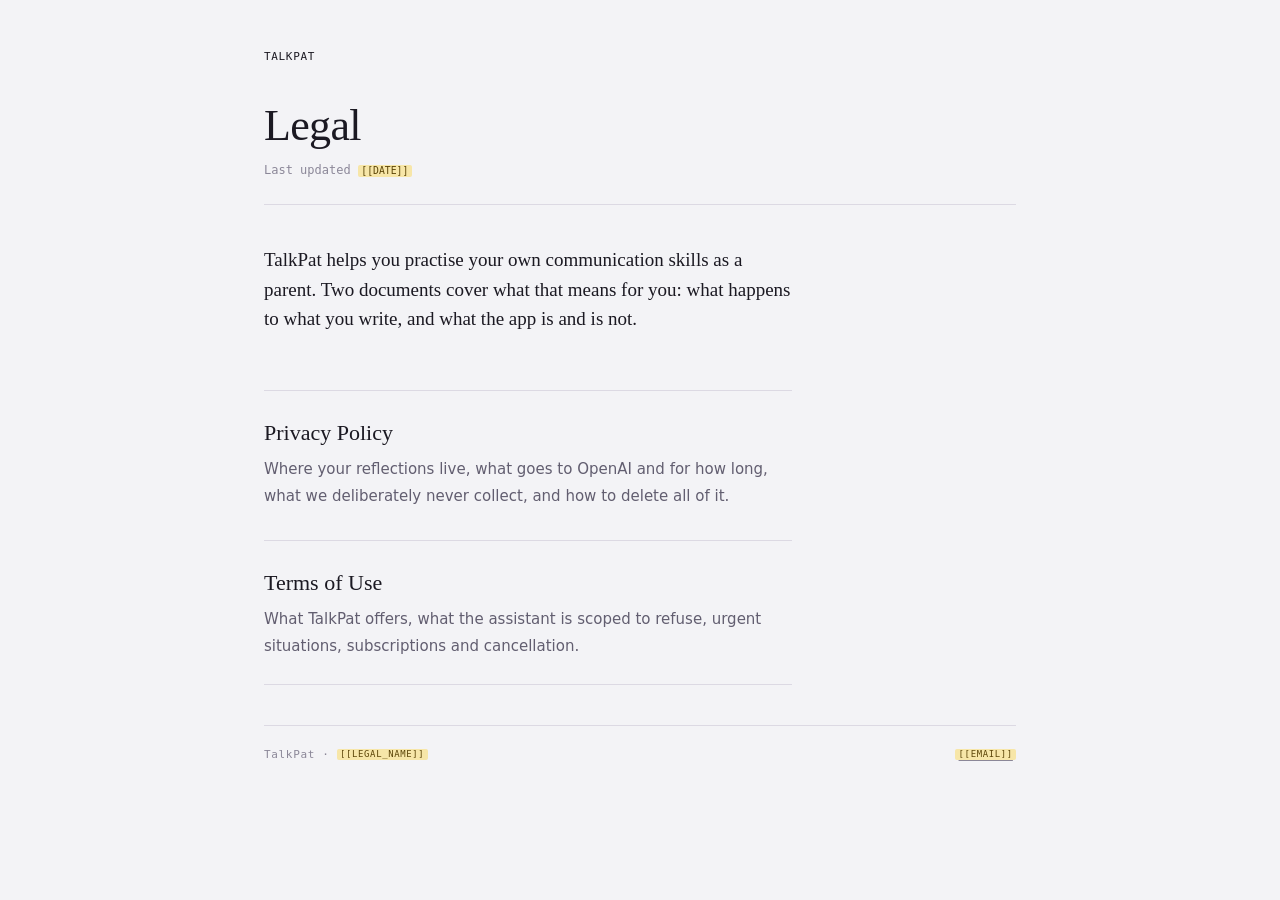
<file: index.html>
<!DOCTYPE html>
<html lang="en">
<head>
<meta charset="utf-8">
<meta name="viewport" content="width=device-width, initial-scale=1">
<title>Legal — TalkPat</title>
<meta name="description" content="Privacy policy and terms of use for TalkPat.">
<link rel="stylesheet" href="style.css">
</head>
<body>
<main class="page">

  <nav class="crumbs">
    <span class="mark">TalkPat</span>
  </nav>

  <header class="masthead">
    <h1>Legal</h1>
    <p class="dateline">Last updated <span class="fill">[[DATE]]</span></p>
  </header>

  <div class="opening">
    <p>TalkPat helps you practise your own communication skills as a parent. Two documents cover what that means for you: what happens to what you write, and what the app is and is not.</p>
  </div>

  <ul class="docs">
    <li>
      <a href="privacy.html">
        <span class="t">Privacy Policy</span>
        <span class="d">Where your reflections live, what goes to OpenAI and for how long, what we deliberately never collect, and how to delete all of it.</span>
      </a>
    </li>
    <li>
      <a href="terms.html">
        <span class="t">Terms of Use</span>
        <span class="d">What TalkPat offers, what the assistant is scoped to refuse, urgent situations, subscriptions and cancellation.</span>
      </a>
    </li>
  </ul>

  <footer class="foot">
    <span>TalkPat · <span class="fill">[[LEGAL_NAME]]</span></span>
    <span><a href="mailto:[[EMAIL]]"><span class="fill">[[EMAIL]]</span></a></span>
  </footer>

</main>
</body>
</html>
</file>
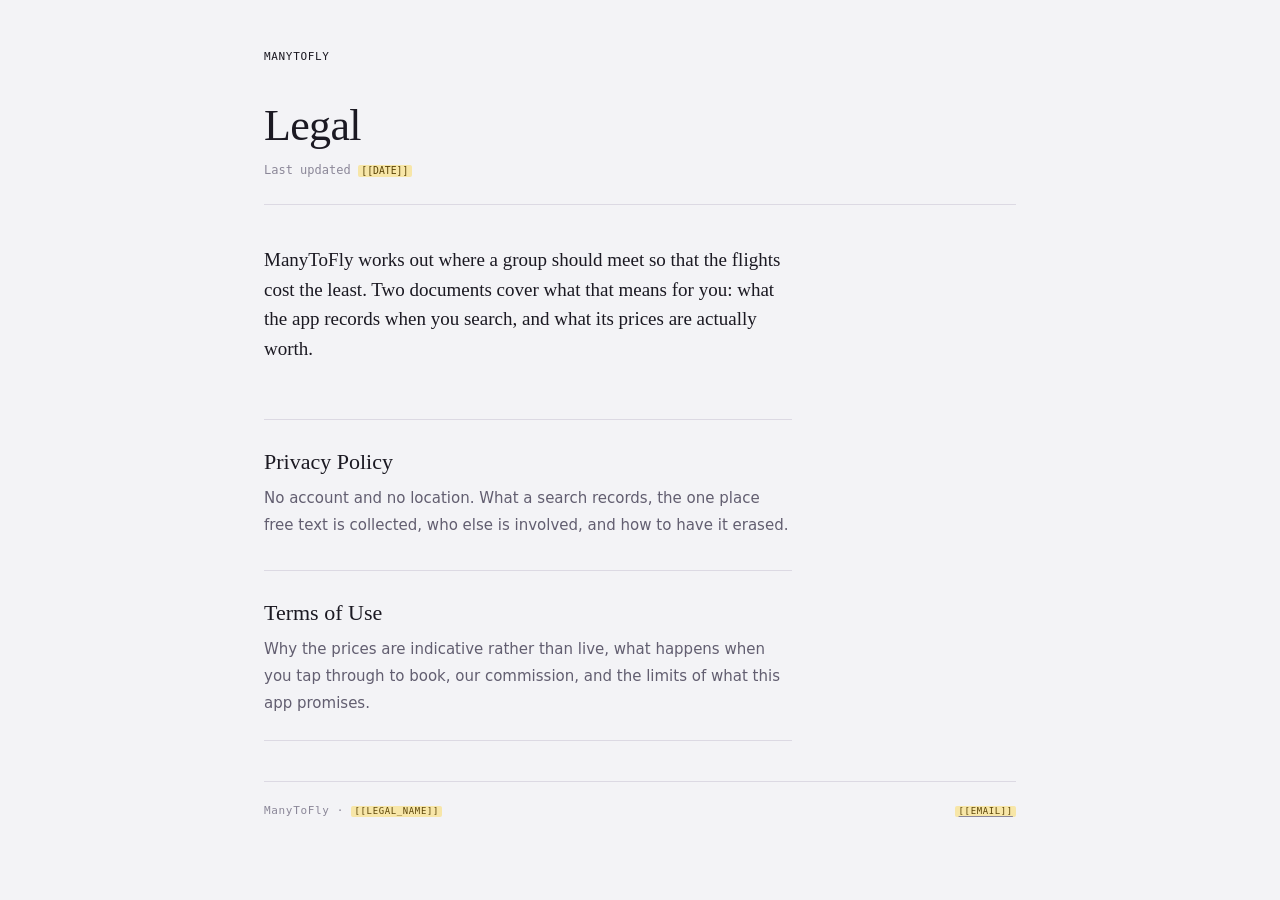
<file: manytofly/index.html>
<!DOCTYPE html>
<html lang="en">
<head>
<meta charset="utf-8">
<meta name="viewport" content="width=device-width, initial-scale=1">
<title>Legal — ManyToFly</title>
<meta name="description" content="Privacy policy and terms of use for ManyToFly.">
<link rel="stylesheet" href="../style.css">
</head>
<body>
<main class="page">

  <nav class="crumbs">
    <span class="mark">ManyToFly</span>
  </nav>

  <header class="masthead">
    <h1>Legal</h1>
    <p class="dateline">Last updated <span class="fill">[[DATE]]</span></p>
  </header>

  <div class="opening">
    <p>ManyToFly works out where a group should meet so that the flights cost the least. Two documents cover what that means for you: what the app records when you search, and what its prices are actually worth.</p>
  </div>

  <ul class="docs">
    <li>
      <a href="privacy.html">
        <span class="t">Privacy Policy</span>
        <span class="d">No account and no location. What a search records, the one place free text is collected, who else is involved, and how to have it erased.</span>
      </a>
    </li>
    <li>
      <a href="terms.html">
        <span class="t">Terms of Use</span>
        <span class="d">Why the prices are indicative rather than live, what happens when you tap through to book, our commission, and the limits of what this app promises.</span>
      </a>
    </li>
  </ul>

  <footer class="foot">
    <span>ManyToFly · <span class="fill">[[LEGAL_NAME]]</span></span>
    <span><a href="mailto:[[EMAIL]]"><span class="fill">[[EMAIL]]</span></a></span>
  </footer>

</main>
</body>
</html>
</file>
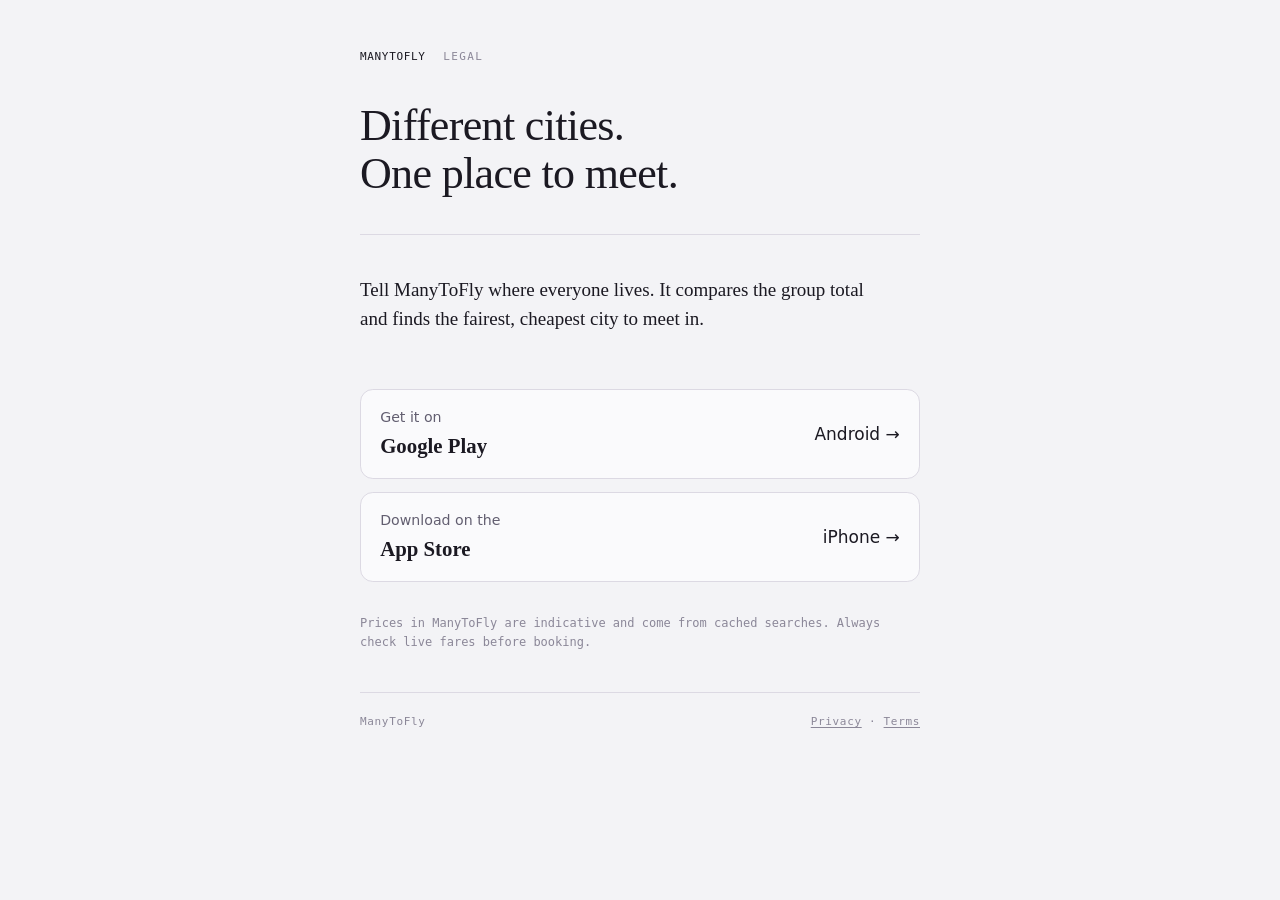
<file: manytofly/download/index.html>
<!DOCTYPE html>
<html lang="en">
<head>
<meta charset="utf-8">
<meta name="viewport" content="width=device-width, initial-scale=1">
<title>Get ManyToFly</title>
<meta name="description" content="Download ManyToFly and find the cheapest place for everyone to meet.">
<meta property="og:title" content="ManyToFly — find where everyone should meet">
<meta property="og:description" content="Different home cities. One fair place to meet.">
<link rel="stylesheet" href="../../style.css">
<style>
  .download { max-width: 38rem; }
  .stores { display: grid; gap: .8rem; margin: 2rem 0; }
  .store {
    display: flex; align-items: center; justify-content: space-between;
    padding: 1rem 1.2rem; border: 1px solid var(--rule); border-radius: .8rem;
    color: var(--ink); text-decoration: none; background: var(--card);
  }
  .store:hover { border-color: var(--accent); }
  .store small { color: var(--muted); display: block; }
  .store strong { font-family: var(--display); font-size: 1.3rem; }
</style>
</head>
<body>
<main class="page download">
  <nav class="crumbs">
    <span class="mark">ManyToFly</span>
    <a href="../">Legal</a>
  </nav>

  <header class="masthead">
    <h1>Different cities.<br>One place to meet.</h1>
  </header>

  <div class="opening">
    <p>Tell ManyToFly where everyone lives. It compares the group total and finds the fairest, cheapest city to meet in.</p>
  </div>

  <div class="stores">
    <a class="store" href="https://play.google.com/store/apps/details?id=io.aligneo.manytofly">
      <span><small>Get it on</small><strong>Google Play</strong></span>
      <span aria-hidden="true">Android →</span>
    </a>
      <a class="store" href="https://apps.apple.com/app/id6802356395">
        <span><small>Download on the</small><strong>App Store</strong></span>
        <span aria-hidden="true">iPhone →</span>
      </a>
  </div>

  <p class="dateline">Prices in ManyToFly are indicative and come from cached searches. Always check live fares before booking.</p>

  <footer class="foot">
    <span>ManyToFly</span>
    <span><a href="../privacy.html">Privacy</a> · <a href="../terms.html">Terms</a></span>
  </footer>
</main>
</body>
</html>
</file>
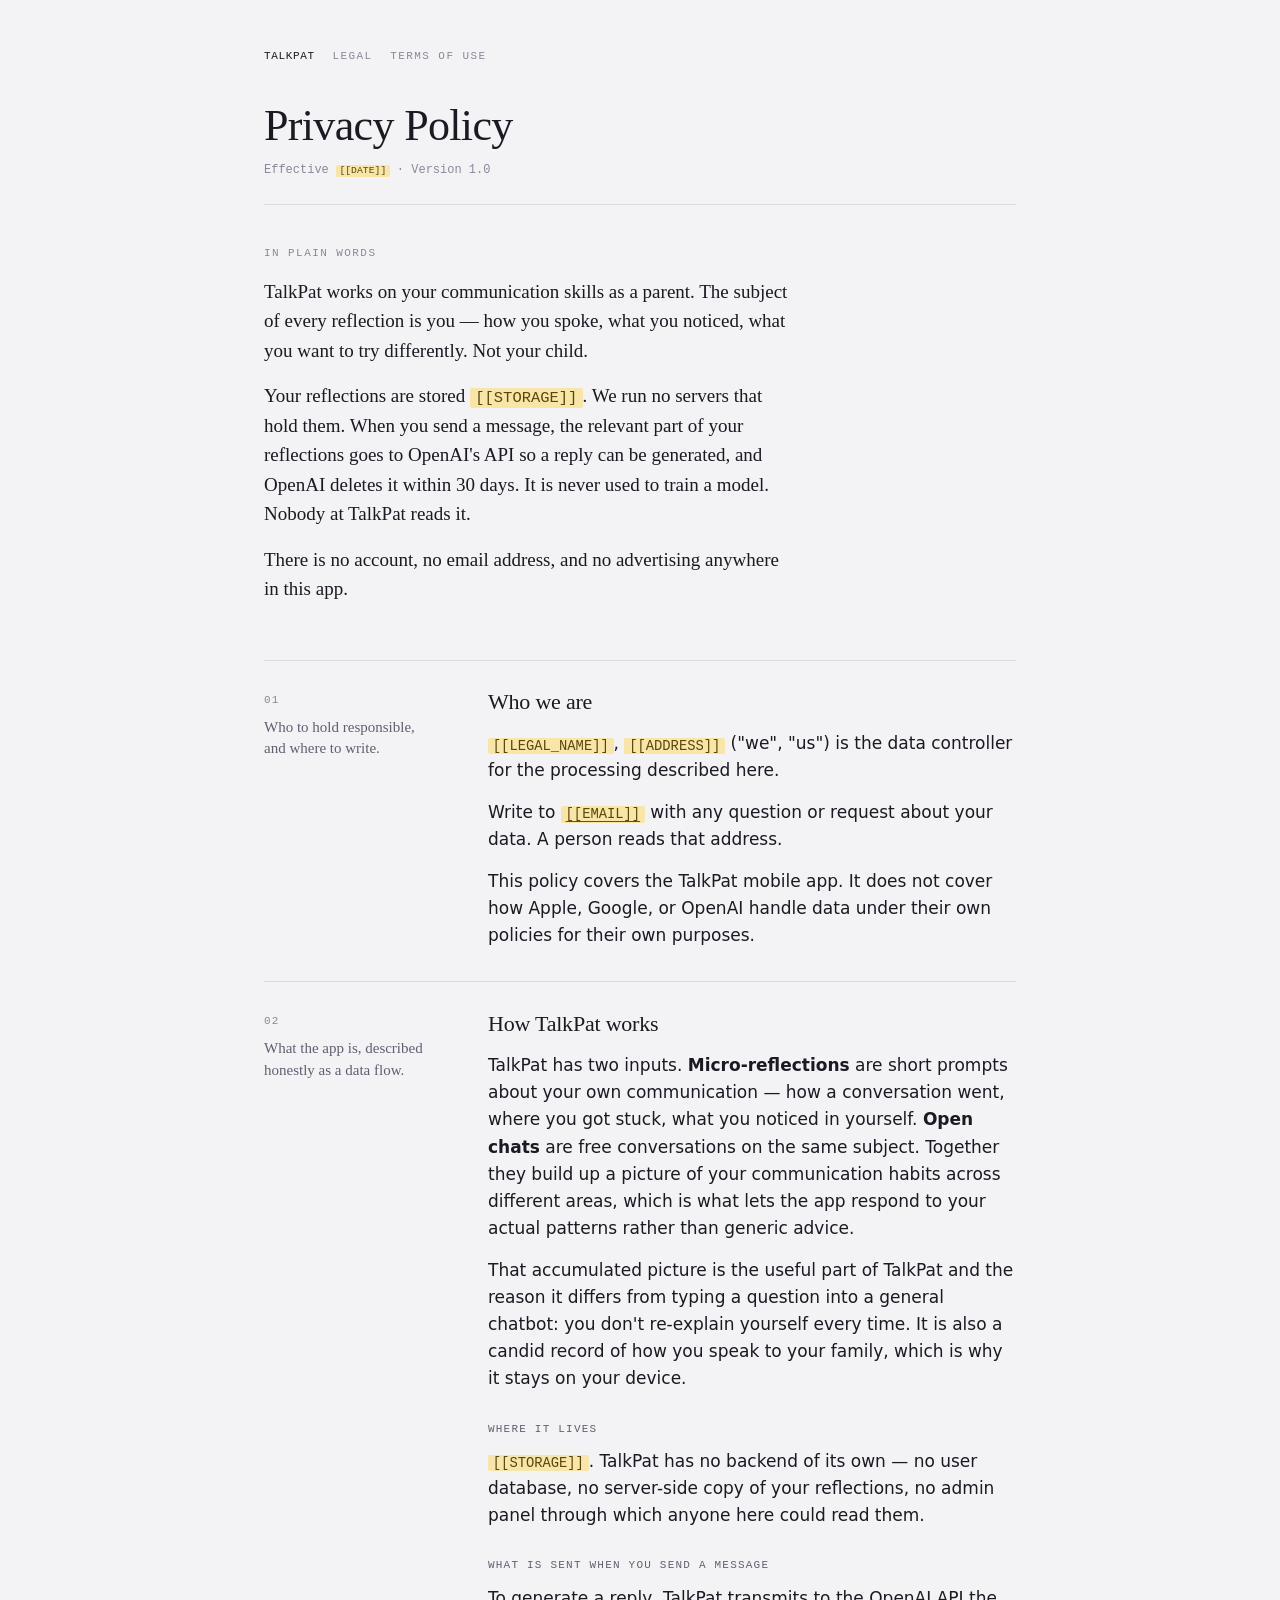
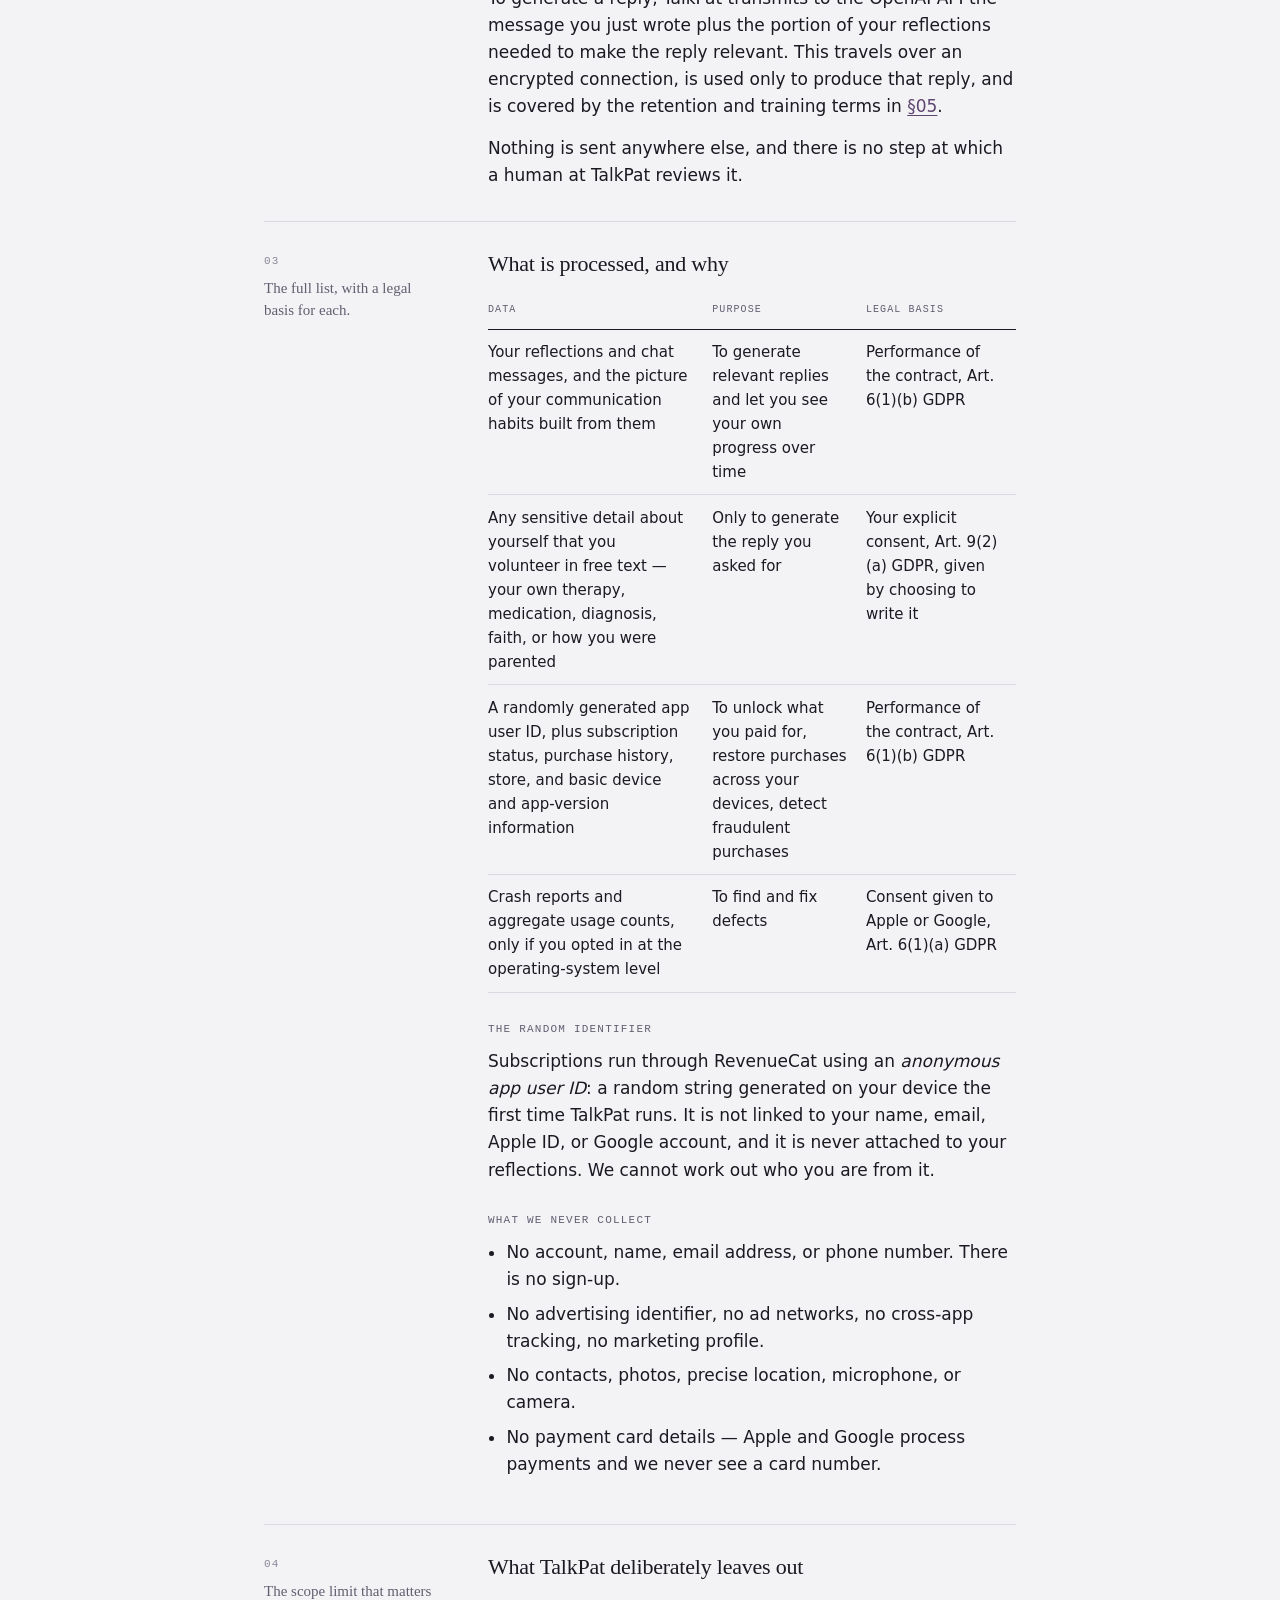
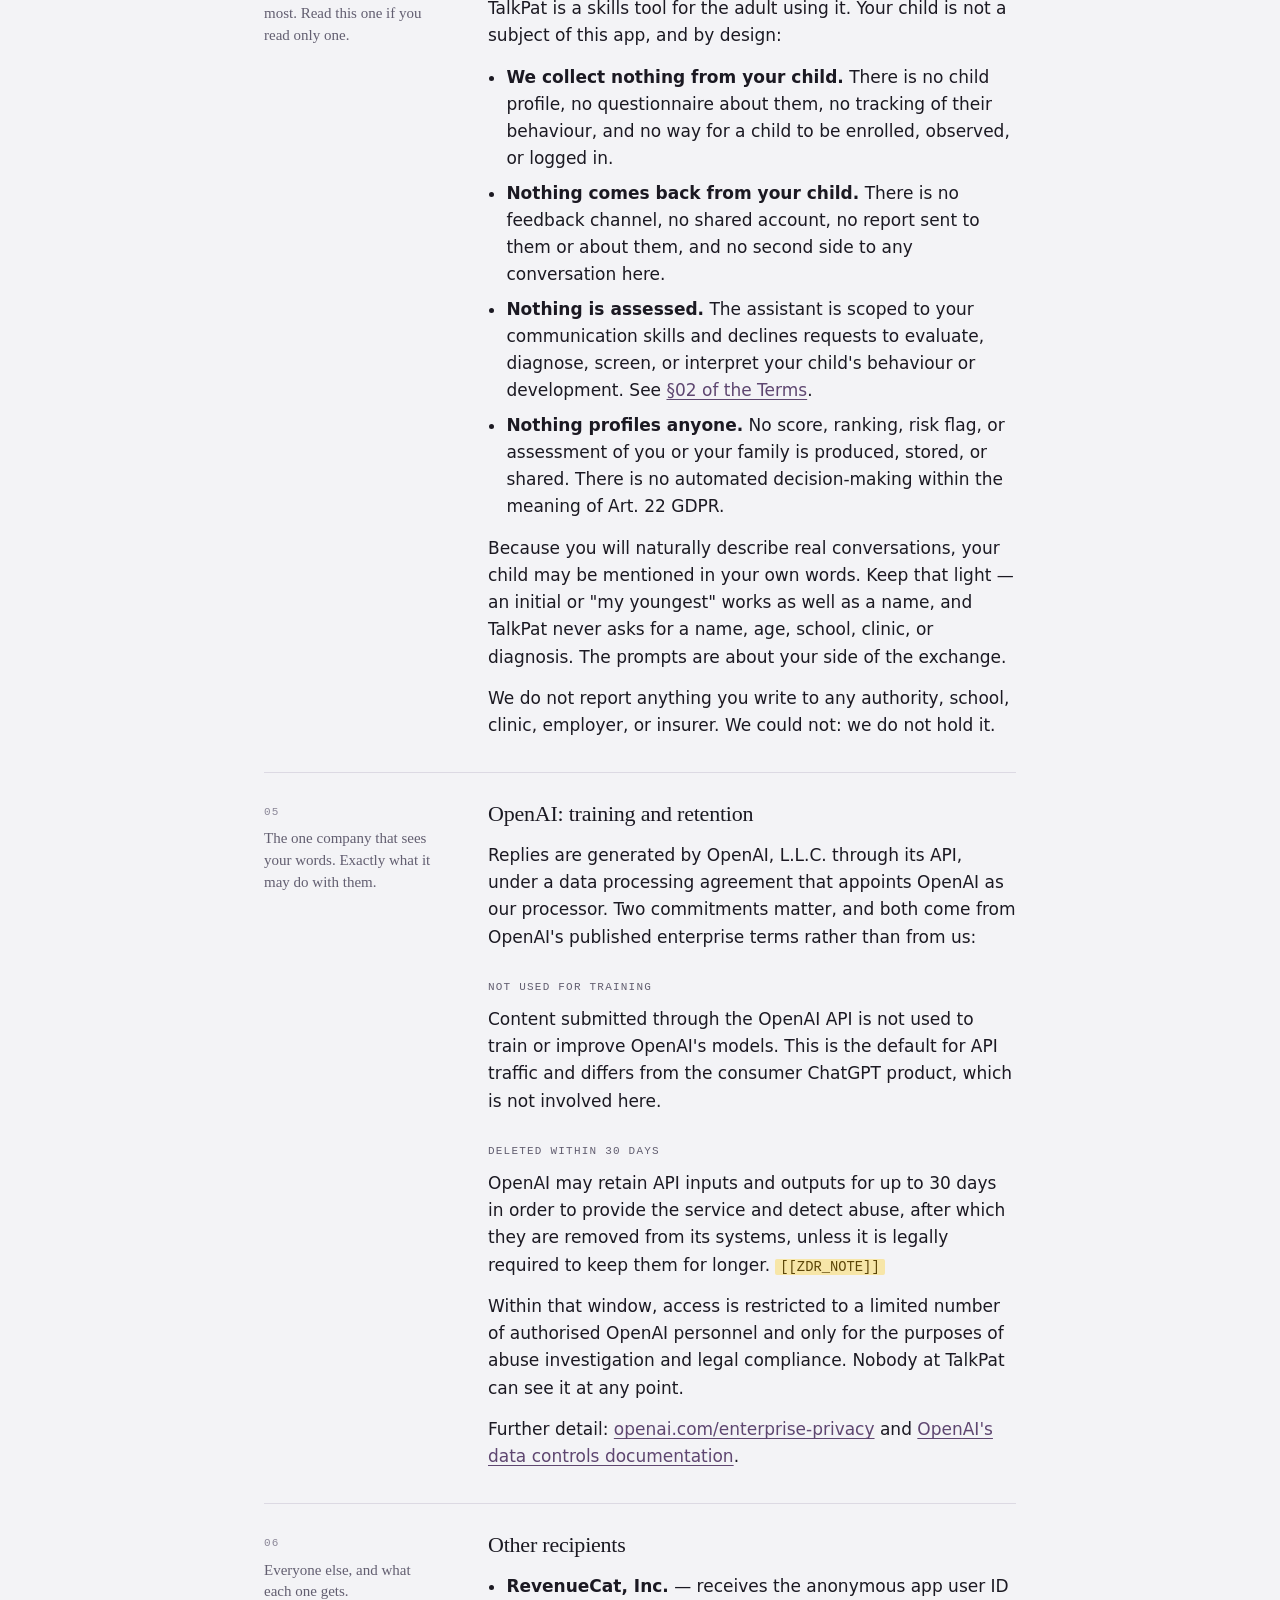
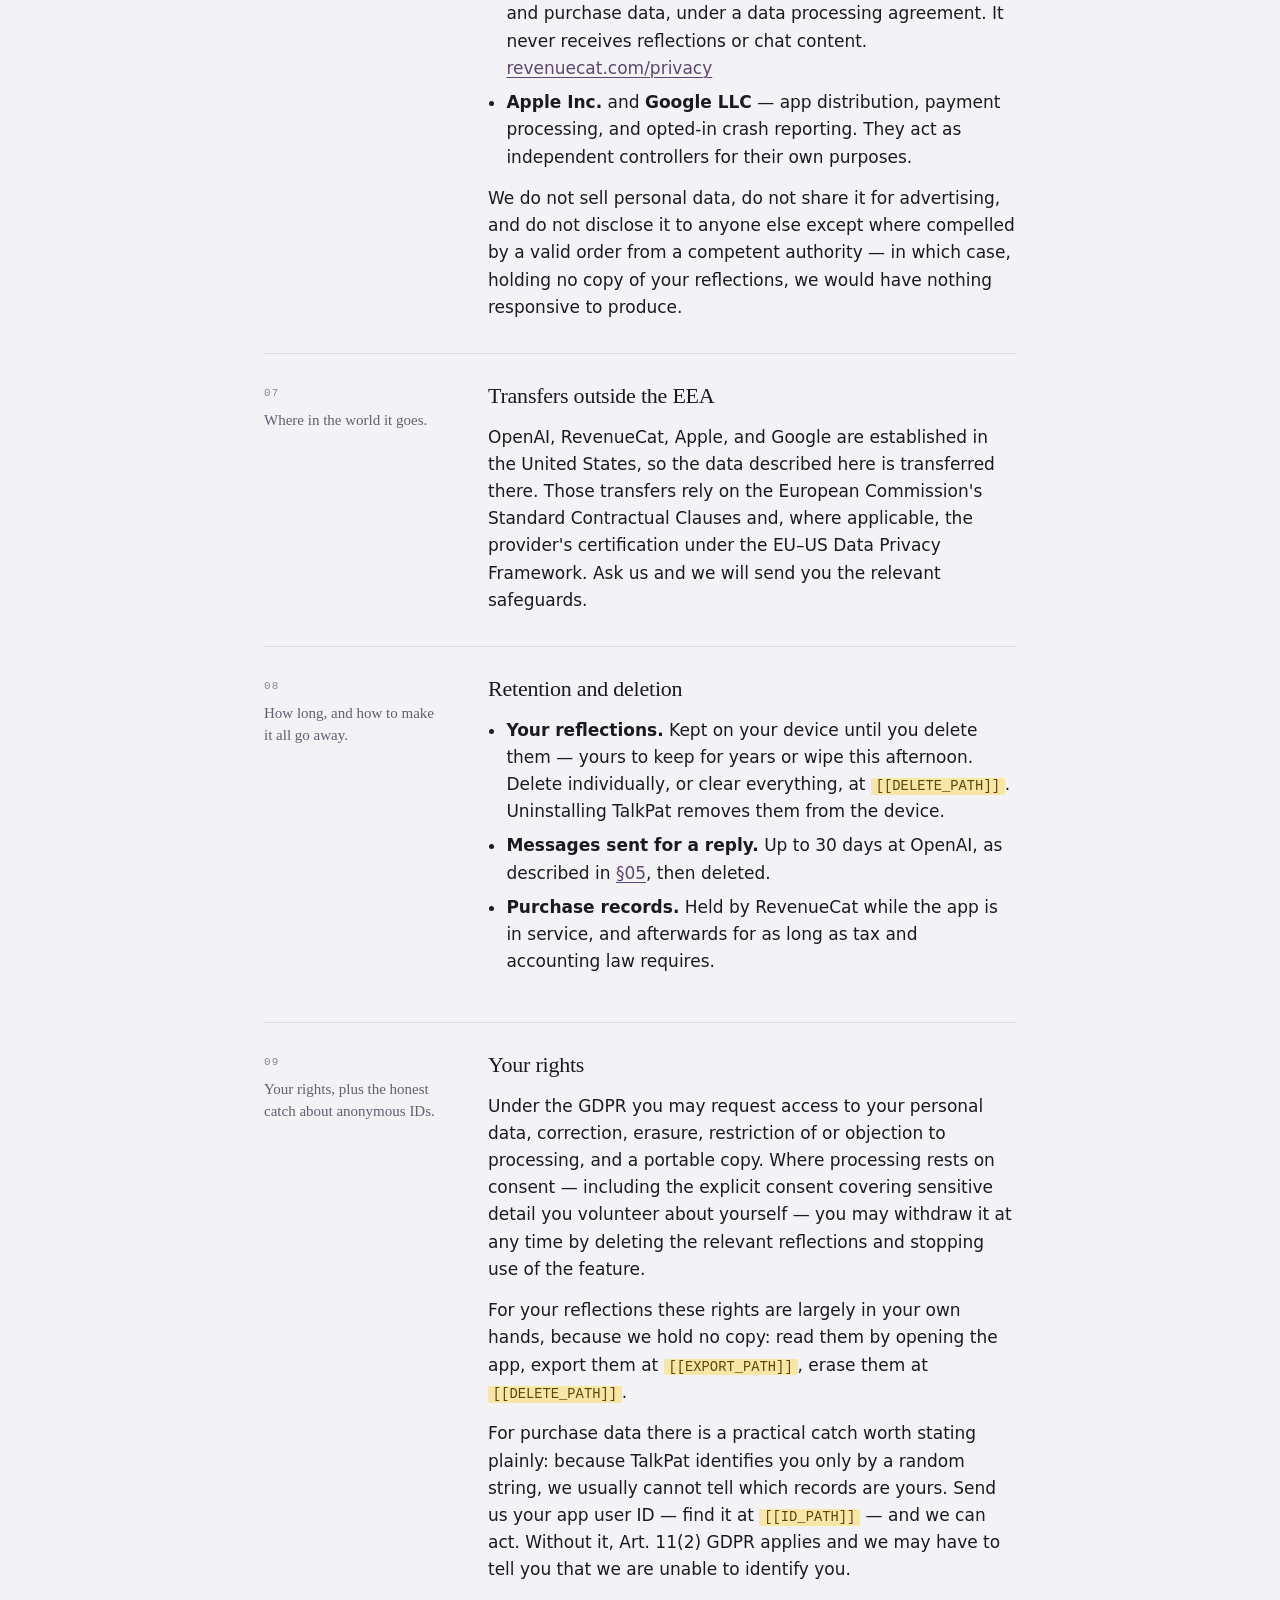
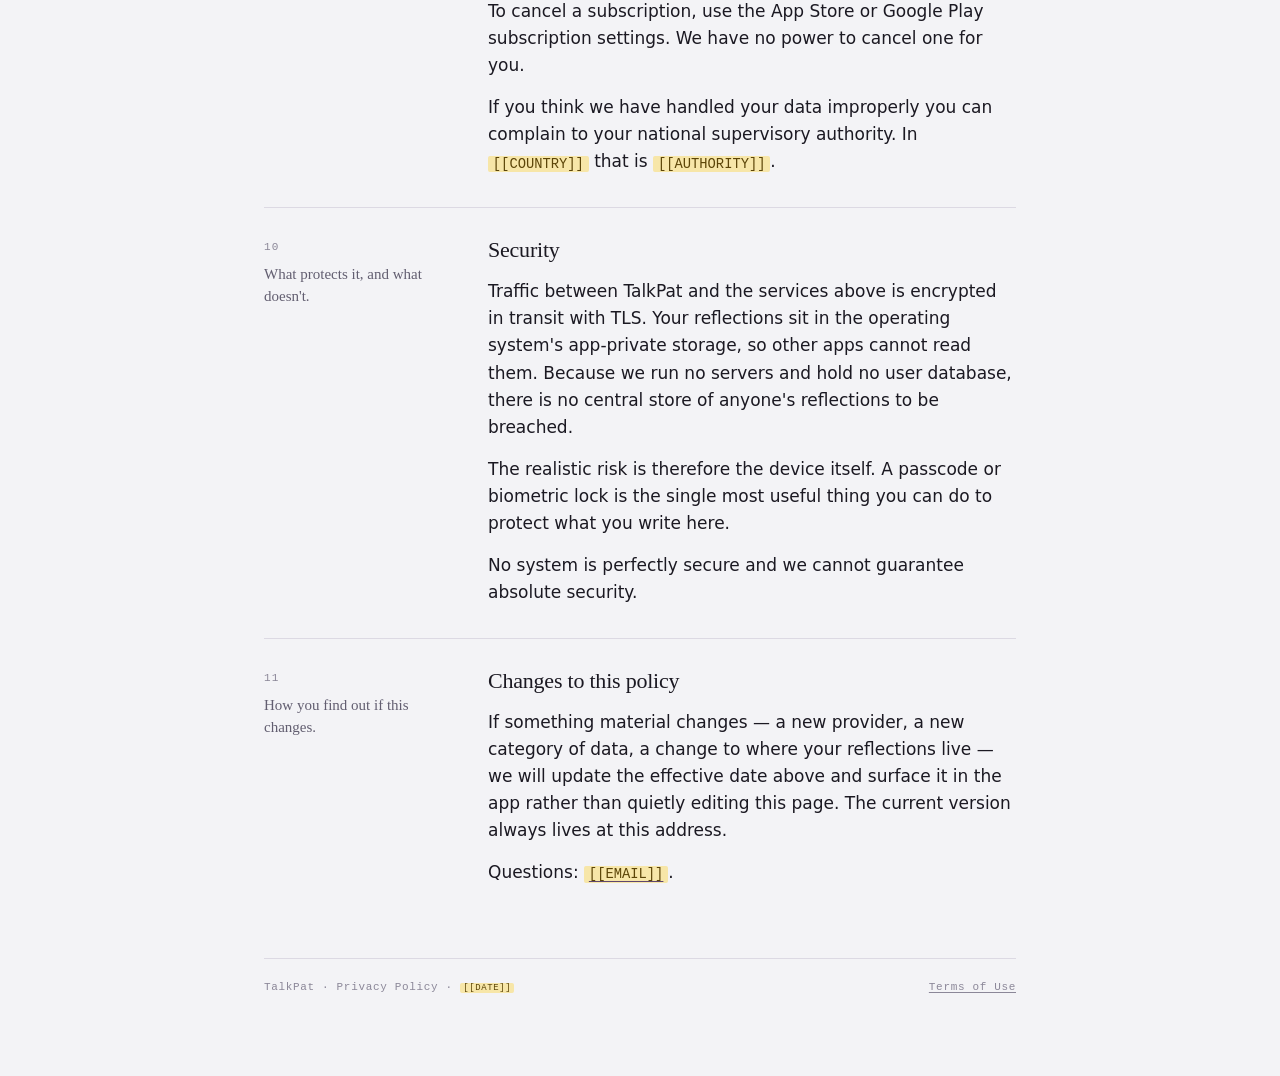
<file: privacy.html>
<!DOCTYPE html>
<html lang="en">
<head>
<meta charset="utf-8">
<meta name="viewport" content="width=device-width, initial-scale=1">
<title>Privacy Policy — TalkPat</title>
<meta name="description" content="How TalkPat handles what you write about your own communication.">
<link rel="stylesheet" href="style.css">
</head>
<body>
<main class="page">

  <nav class="crumbs">
    <span class="mark">TalkPat</span>
    <a href="index.html">Legal</a>
    <a href="terms.html">Terms of Use</a>
  </nav>

  <header class="masthead">
    <h1>Privacy Policy</h1>
    <p class="dateline">Effective <span class="fill">[[DATE]]</span> · Version 1.0</p>
  </header>

  <div class="opening">
    <span class="kicker">In plain words</span>
    <p>TalkPat works on your communication skills as a parent. The subject of every reflection is you — how you spoke, what you noticed, what you want to try differently. Not your child.</p>
    <p>Your reflections are stored <span class="fill">[[STORAGE]]</span>. We run no servers that hold them. When you send a message, the relevant part of your reflections goes to OpenAI's API so a reply can be generated, and OpenAI deletes it within 30 days. It is never used to train a model. Nobody at TalkPat reads it.</p>
    <p>There is no account, no email address, and no advertising anywhere in this app.</p>
  </div>

  <section class="clause" id="who">
    <p class="gloss"><span class="n"><a href="#who">01</a></span>Who to hold responsible, and where to write.</p>
    <div class="text">
      <h2>Who we are</h2>
      <p><span class="fill">[[LEGAL_NAME]]</span>, <span class="fill">[[ADDRESS]]</span> ("we", "us") is the data controller for the processing described here.</p>
      <p>Write to <a href="mailto:[[EMAIL]]"><span class="fill">[[EMAIL]]</span></a> with any question or request about your data. A person reads that address.</p>
      <p>This policy covers the TalkPat mobile app. It does not cover how Apple, Google, or OpenAI handle data under their own policies for their own purposes.</p>
    </div>
  </section>

  <section class="clause" id="how">
    <p class="gloss"><span class="n"><a href="#how">02</a></span>What the app is, described honestly as a data flow.</p>
    <div class="text">
      <h2>How TalkPat works</h2>
      <p>TalkPat has two inputs. <strong>Micro-reflections</strong> are short prompts about your own communication — how a conversation went, where you got stuck, what you noticed in yourself. <strong>Open chats</strong> are free conversations on the same subject. Together they build up a picture of your communication habits across different areas, which is what lets the app respond to your actual patterns rather than generic advice.</p>
      <p>That accumulated picture is the useful part of TalkPat and the reason it differs from typing a question into a general chatbot: you don't re-explain yourself every time. It is also a candid record of how you speak to your family, which is why it stays on your device.</p>
      <h3>Where it lives</h3>
      <p><span class="fill">[[STORAGE]]</span>. TalkPat has no backend of its own — no user database, no server-side copy of your reflections, no admin panel through which anyone here could read them.</p>
      <h3>What is sent when you send a message</h3>
      <p>To generate a reply, TalkPat transmits to the OpenAI API the message you just wrote plus the portion of your reflections needed to make the reply relevant. This travels over an encrypted connection, is used only to produce that reply, and is covered by the retention and training terms in <a href="#openai">§05</a>.</p>
      <p>Nothing is sent anywhere else, and there is no step at which a human at TalkPat reviews it.</p>
    </div>
  </section>

  <section class="clause" id="categories">
    <p class="gloss"><span class="n"><a href="#categories">03</a></span>The full list, with a legal basis for each.</p>
    <div class="text">
      <h2>What is processed, and why</h2>
      <table class="data">
        <thead><tr><th>Data</th><th>Purpose</th><th>Legal basis</th></tr></thead>
        <tbody>
          <tr>
            <td>Your reflections and chat messages, and the picture of your communication habits built from them</td>
            <td>To generate relevant replies and let you see your own progress over time</td>
            <td>Performance of the contract, Art. 6(1)(b) GDPR</td>
          </tr>
          <tr>
            <td>Any sensitive detail about yourself that you volunteer in free text — your own therapy, medication, diagnosis, faith, or how you were parented</td>
            <td>Only to generate the reply you asked for</td>
            <td>Your explicit consent, Art. 9(2)(a) GDPR, given by choosing to write it</td>
          </tr>
          <tr>
            <td>A randomly generated app user ID, plus subscription status, purchase history, store, and basic device and app-version information</td>
            <td>To unlock what you paid for, restore purchases across your devices, detect fraudulent purchases</td>
            <td>Performance of the contract, Art. 6(1)(b) GDPR</td>
          </tr>
          <tr>
            <td>Crash reports and aggregate usage counts, only if you opted in at the operating-system level</td>
            <td>To find and fix defects</td>
            <td>Consent given to Apple or Google, Art. 6(1)(a) GDPR</td>
          </tr>
        </tbody>
      </table>

      <h3>The random identifier</h3>
      <p>Subscriptions run through RevenueCat using an <em>anonymous app user ID</em>: a random string generated on your device the first time TalkPat runs. It is not linked to your name, email, Apple ID, or Google account, and it is never attached to your reflections. We cannot work out who you are from it.</p>

      <h3>What we never collect</h3>
      <ul>
        <li>No account, name, email address, or phone number. There is no sign-up.</li>
        <li>No advertising identifier, no ad networks, no cross-app tracking, no marketing profile.</li>
        <li>No contacts, photos, precise location, microphone, or camera.</li>
        <li>No payment card details — Apple and Google process payments and we never see a card number.</li>
      </ul>
    </div>
  </section>

  <section class="clause" id="notchild">
    <p class="gloss"><span class="n"><a href="#notchild">04</a></span>The scope limit that matters most. Read this one if you read only one.</p>
    <div class="text">
      <h2>What TalkPat deliberately leaves out</h2>
      <p>TalkPat is a skills tool for the adult using it. Your child is not a subject of this app, and by design:</p>
      <ul>
        <li><strong>We collect nothing from your child.</strong> There is no child profile, no questionnaire about them, no tracking of their behaviour, and no way for a child to be enrolled, observed, or logged in.</li>
        <li><strong>Nothing comes back from your child.</strong> There is no feedback channel, no shared account, no report sent to them or about them, and no second side to any conversation here.</li>
        <li><strong>Nothing is assessed.</strong> The assistant is scoped to your communication skills and declines requests to evaluate, diagnose, screen, or interpret your child's behaviour or development. See <a href="terms.html#what">§02 of the Terms</a>.</li>
        <li><strong>Nothing profiles anyone.</strong> No score, ranking, risk flag, or assessment of you or your family is produced, stored, or shared. There is no automated decision-making within the meaning of Art. 22 GDPR.</li>
      </ul>
      <p>Because you will naturally describe real conversations, your child may be mentioned in your own words. Keep that light — an initial or "my youngest" works as well as a name, and TalkPat never asks for a name, age, school, clinic, or diagnosis. The prompts are about your side of the exchange.</p>
      <p>We do not report anything you write to any authority, school, clinic, employer, or insurer. We could not: we do not hold it.</p>
    </div>
  </section>

  <section class="clause" id="openai">
    <p class="gloss"><span class="n"><a href="#openai">05</a></span>The one company that sees your words. Exactly what it may do with them.</p>
    <div class="text">
      <h2>OpenAI: training and retention</h2>
      <p>Replies are generated by OpenAI, L.L.C. through its API, under a data processing agreement that appoints OpenAI as our processor. Two commitments matter, and both come from OpenAI's published enterprise terms rather than from us:</p>
      <h3>Not used for training</h3>
      <p>Content submitted through the OpenAI API is not used to train or improve OpenAI's models. This is the default for API traffic and differs from the consumer ChatGPT product, which is not involved here.</p>
      <h3>Deleted within 30 days</h3>
      <p>OpenAI may retain API inputs and outputs for up to 30 days in order to provide the service and detect abuse, after which they are removed from its systems, unless it is legally required to keep them for longer. <span class="fill">[[ZDR_NOTE]]</span></p>
      <p>Within that window, access is restricted to a limited number of authorised OpenAI personnel and only for the purposes of abuse investigation and legal compliance. Nobody at TalkPat can see it at any point.</p>
      <p>Further detail: <a href="https://openai.com/enterprise-privacy/" rel="noopener">openai.com/enterprise-privacy</a> and <a href="https://developers.openai.com/api/docs/guides/your-data" rel="noopener">OpenAI's data controls documentation</a>.</p>
    </div>
  </section>

  <section class="clause" id="recipients">
    <p class="gloss"><span class="n"><a href="#recipients">06</a></span>Everyone else, and what each one gets.</p>
    <div class="text">
      <h2>Other recipients</h2>
      <ul>
        <li><strong>RevenueCat, Inc.</strong> — receives the anonymous app user ID and purchase data, under a data processing agreement. It never receives reflections or chat content. <a href="https://www.revenuecat.com/privacy" rel="noopener">revenuecat.com/privacy</a></li>
        <li><strong>Apple Inc.</strong> and <strong>Google LLC</strong> — app distribution, payment processing, and opted-in crash reporting. They act as independent controllers for their own purposes.</li>
      </ul>
      <p>We do not sell personal data, do not share it for advertising, and do not disclose it to anyone else except where compelled by a valid order from a competent authority — in which case, holding no copy of your reflections, we would have nothing responsive to produce.</p>
    </div>
  </section>

  <section class="clause" id="transfers">
    <p class="gloss"><span class="n"><a href="#transfers">07</a></span>Where in the world it goes.</p>
    <div class="text">
      <h2>Transfers outside the EEA</h2>
      <p>OpenAI, RevenueCat, Apple, and Google are established in the United States, so the data described here is transferred there. Those transfers rely on the European Commission's Standard Contractual Clauses and, where applicable, the provider's certification under the EU–US Data Privacy Framework. Ask us and we will send you the relevant safeguards.</p>
    </div>
  </section>

  <section class="clause" id="retention">
    <p class="gloss"><span class="n"><a href="#retention">08</a></span>How long, and how to make it all go away.</p>
    <div class="text">
      <h2>Retention and deletion</h2>
      <ul>
        <li><strong>Your reflections.</strong> Kept on your device until you delete them — yours to keep for years or wipe this afternoon. Delete individually, or clear everything, at <span class="fill">[[DELETE_PATH]]</span>. Uninstalling TalkPat removes them from the device.</li>
        <li><strong>Messages sent for a reply.</strong> Up to 30 days at OpenAI, as described in <a href="#openai">§05</a>, then deleted.</li>
        <li><strong>Purchase records.</strong> Held by RevenueCat while the app is in service, and afterwards for as long as tax and accounting law requires.</li>
      </ul>
    </div>
  </section>

  <section class="clause" id="rights">
    <p class="gloss"><span class="n"><a href="#rights">09</a></span>Your rights, plus the honest catch about anonymous IDs.</p>
    <div class="text">
      <h2>Your rights</h2>
      <p>Under the GDPR you may request access to your personal data, correction, erasure, restriction of or objection to processing, and a portable copy. Where processing rests on consent — including the explicit consent covering sensitive detail you volunteer about yourself — you may withdraw it at any time by deleting the relevant reflections and stopping use of the feature.</p>
      <p>For your reflections these rights are largely in your own hands, because we hold no copy: read them by opening the app, export them at <span class="fill">[[EXPORT_PATH]]</span>, erase them at <span class="fill">[[DELETE_PATH]]</span>.</p>
      <p>For purchase data there is a practical catch worth stating plainly: because TalkPat identifies you only by a random string, we usually cannot tell which records are yours. Send us your app user ID — find it at <span class="fill">[[ID_PATH]]</span> — and we can act. Without it, Art. 11(2) GDPR applies and we may have to tell you that we are unable to identify you.</p>
      <p>To cancel a subscription, use the App Store or Google Play subscription settings. We have no power to cancel one for you.</p>
      <p>If you think we have handled your data improperly you can complain to your national supervisory authority. In <span class="fill">[[COUNTRY]]</span> that is <span class="fill">[[AUTHORITY]]</span>.</p>
    </div>
  </section>

  <section class="clause" id="security">
    <p class="gloss"><span class="n"><a href="#security">10</a></span>What protects it, and what doesn't.</p>
    <div class="text">
      <h2>Security</h2>
      <p>Traffic between TalkPat and the services above is encrypted in transit with TLS. Your reflections sit in the operating system's app-private storage, so other apps cannot read them. Because we run no servers and hold no user database, there is no central store of anyone's reflections to be breached.</p>
      <p>The realistic risk is therefore the device itself. A passcode or biometric lock is the single most useful thing you can do to protect what you write here.</p>
      <p>No system is perfectly secure and we cannot guarantee absolute security.</p>
    </div>
  </section>

  <section class="clause" id="changes">
    <p class="gloss"><span class="n"><a href="#changes">11</a></span>How you find out if this changes.</p>
    <div class="text">
      <h2>Changes to this policy</h2>
      <p>If something material changes — a new provider, a new category of data, a change to where your reflections live — we will update the effective date above and surface it in the app rather than quietly editing this page. The current version always lives at this address.</p>
      <p>Questions: <a href="mailto:[[EMAIL]]"><span class="fill">[[EMAIL]]</span></a>.</p>
    </div>
  </section>

  <footer class="foot">
    <span>TalkPat · Privacy Policy · <span class="fill">[[DATE]]</span></span>
    <span><a href="terms.html">Terms of Use</a></span>
  </footer>

</main>
</body>
</html>
</file>
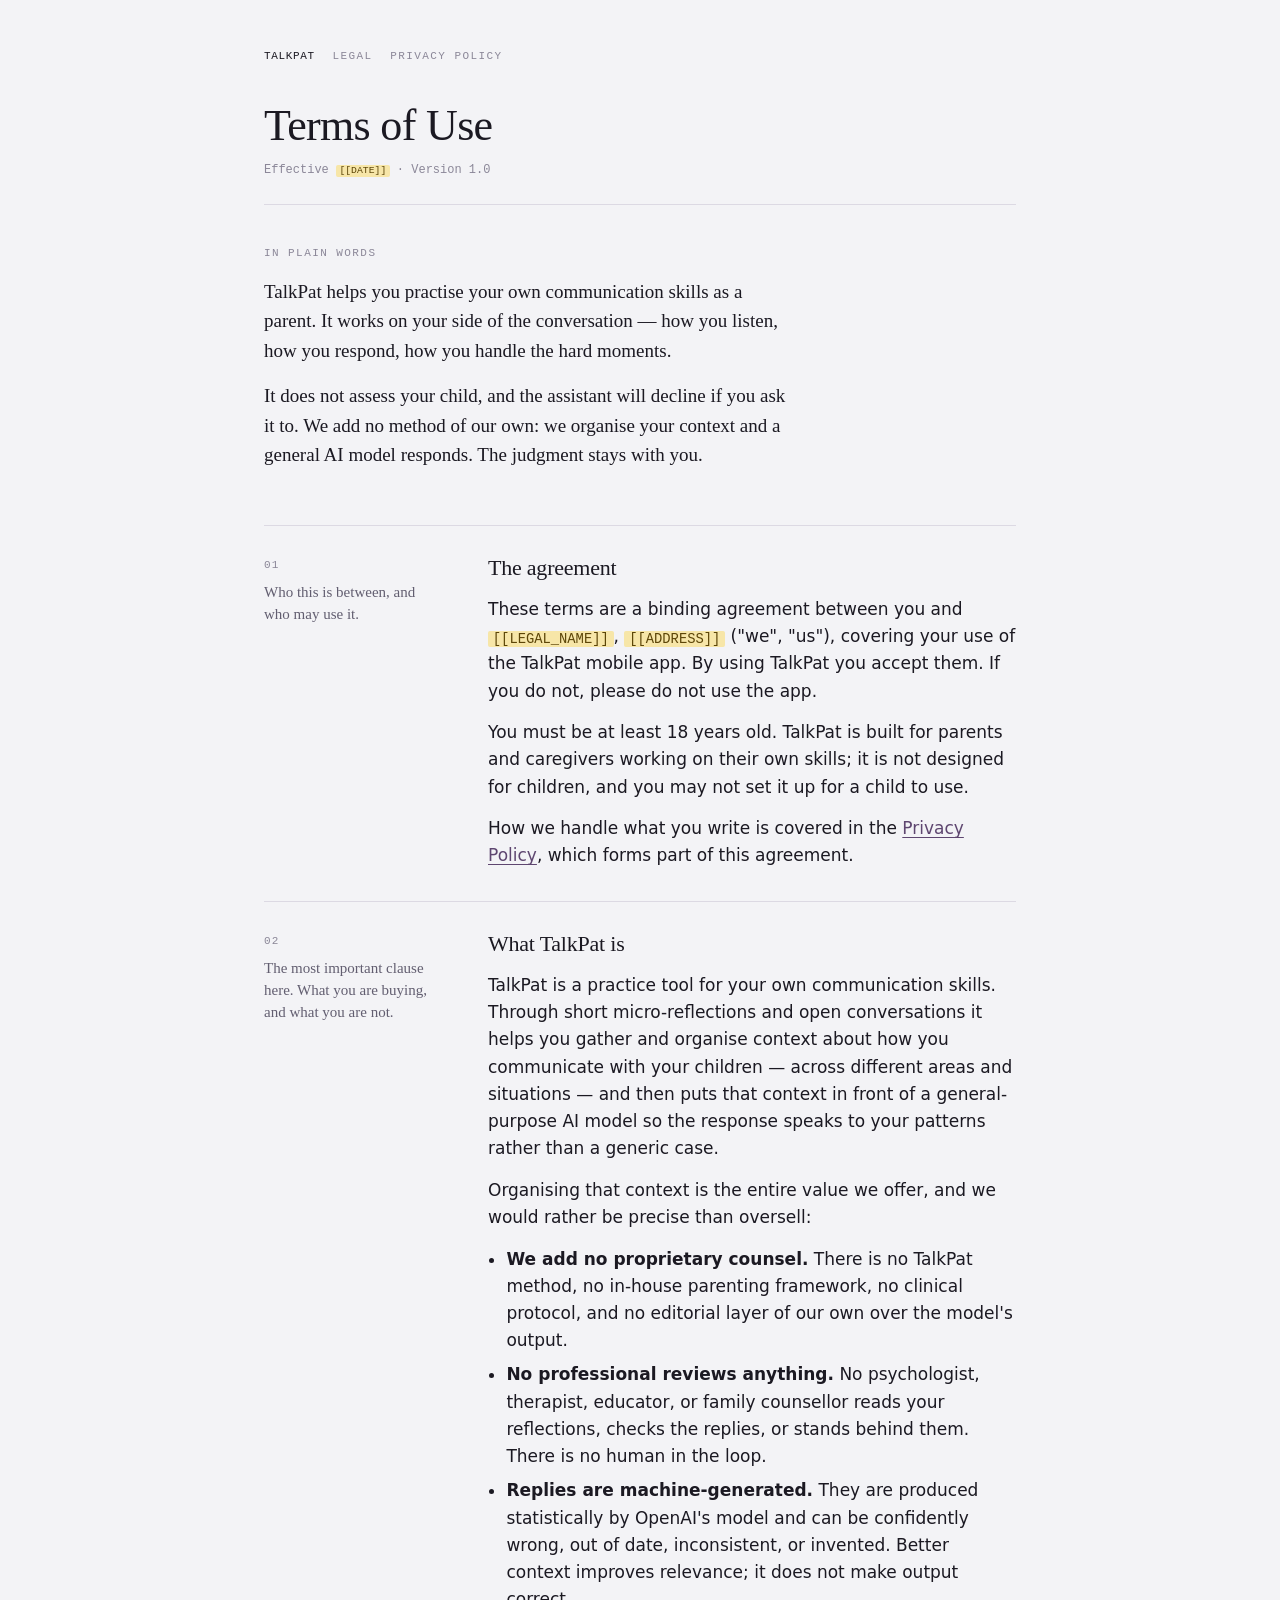
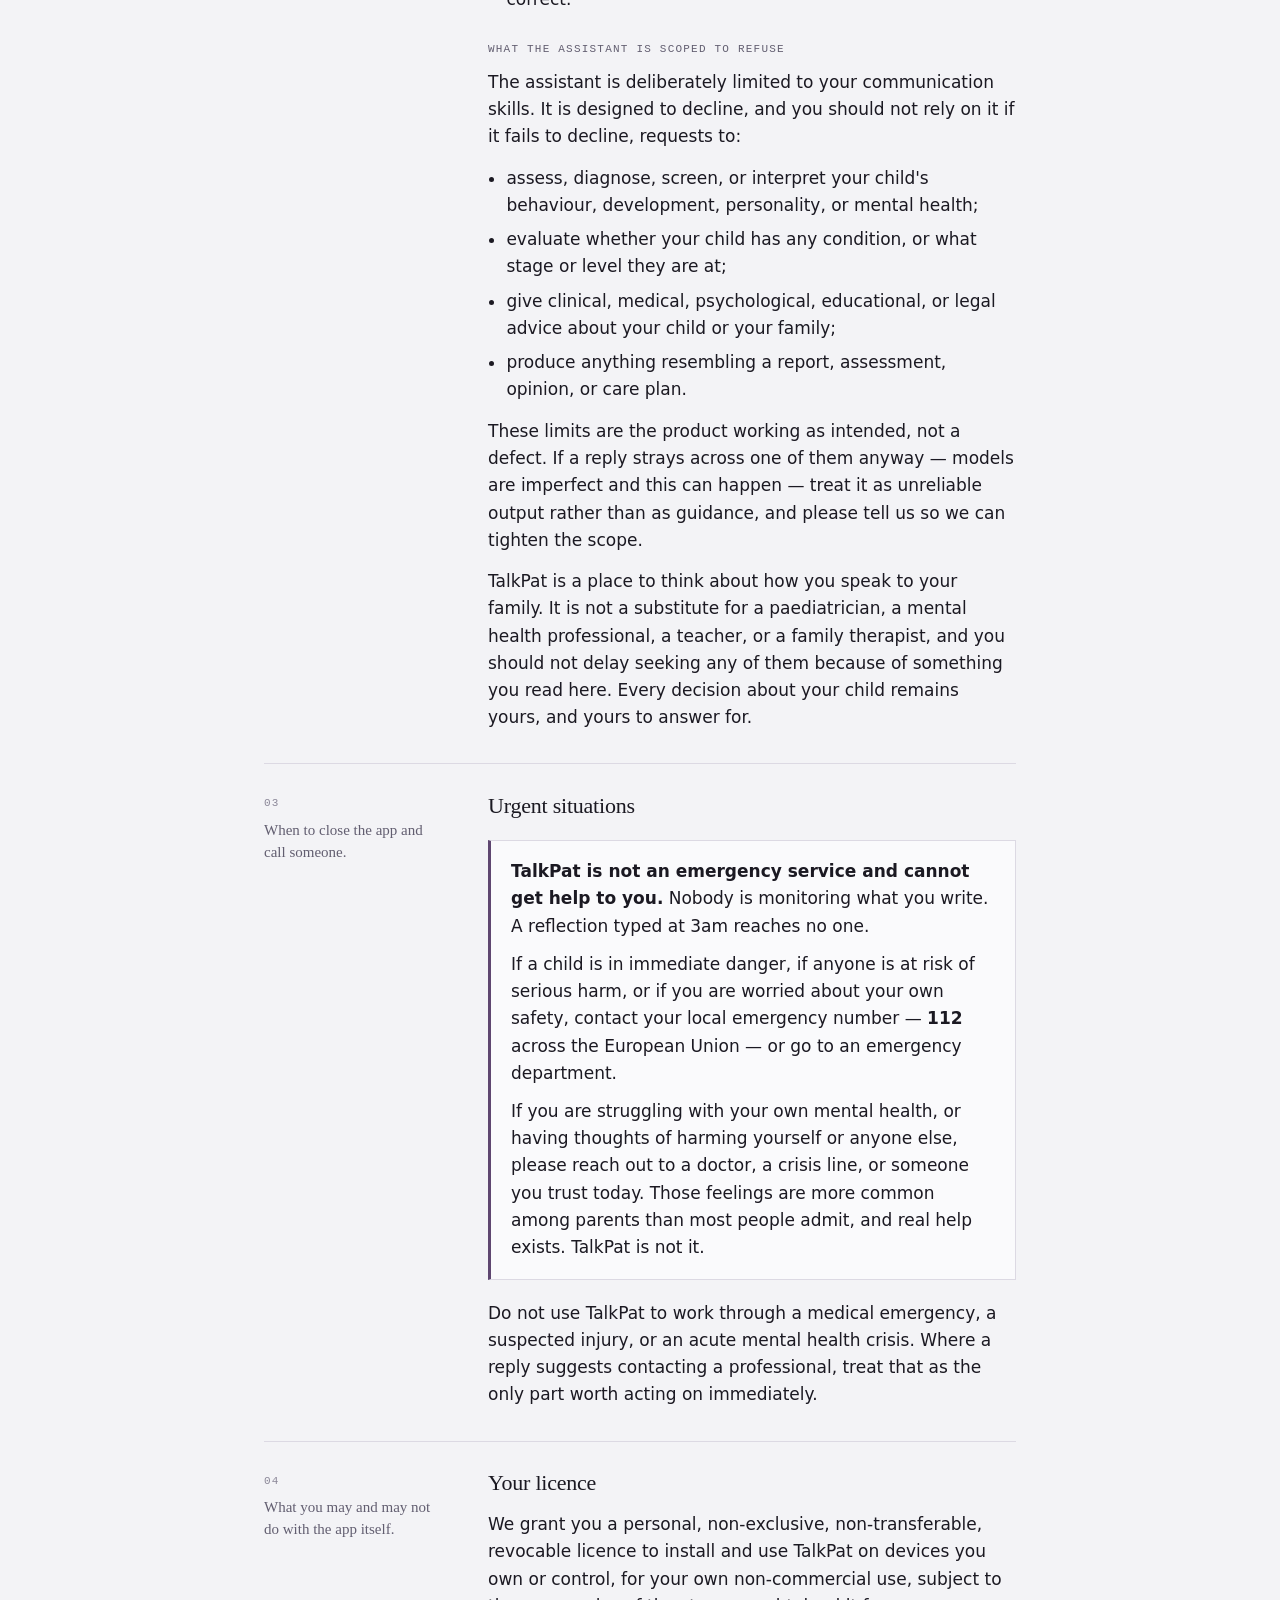
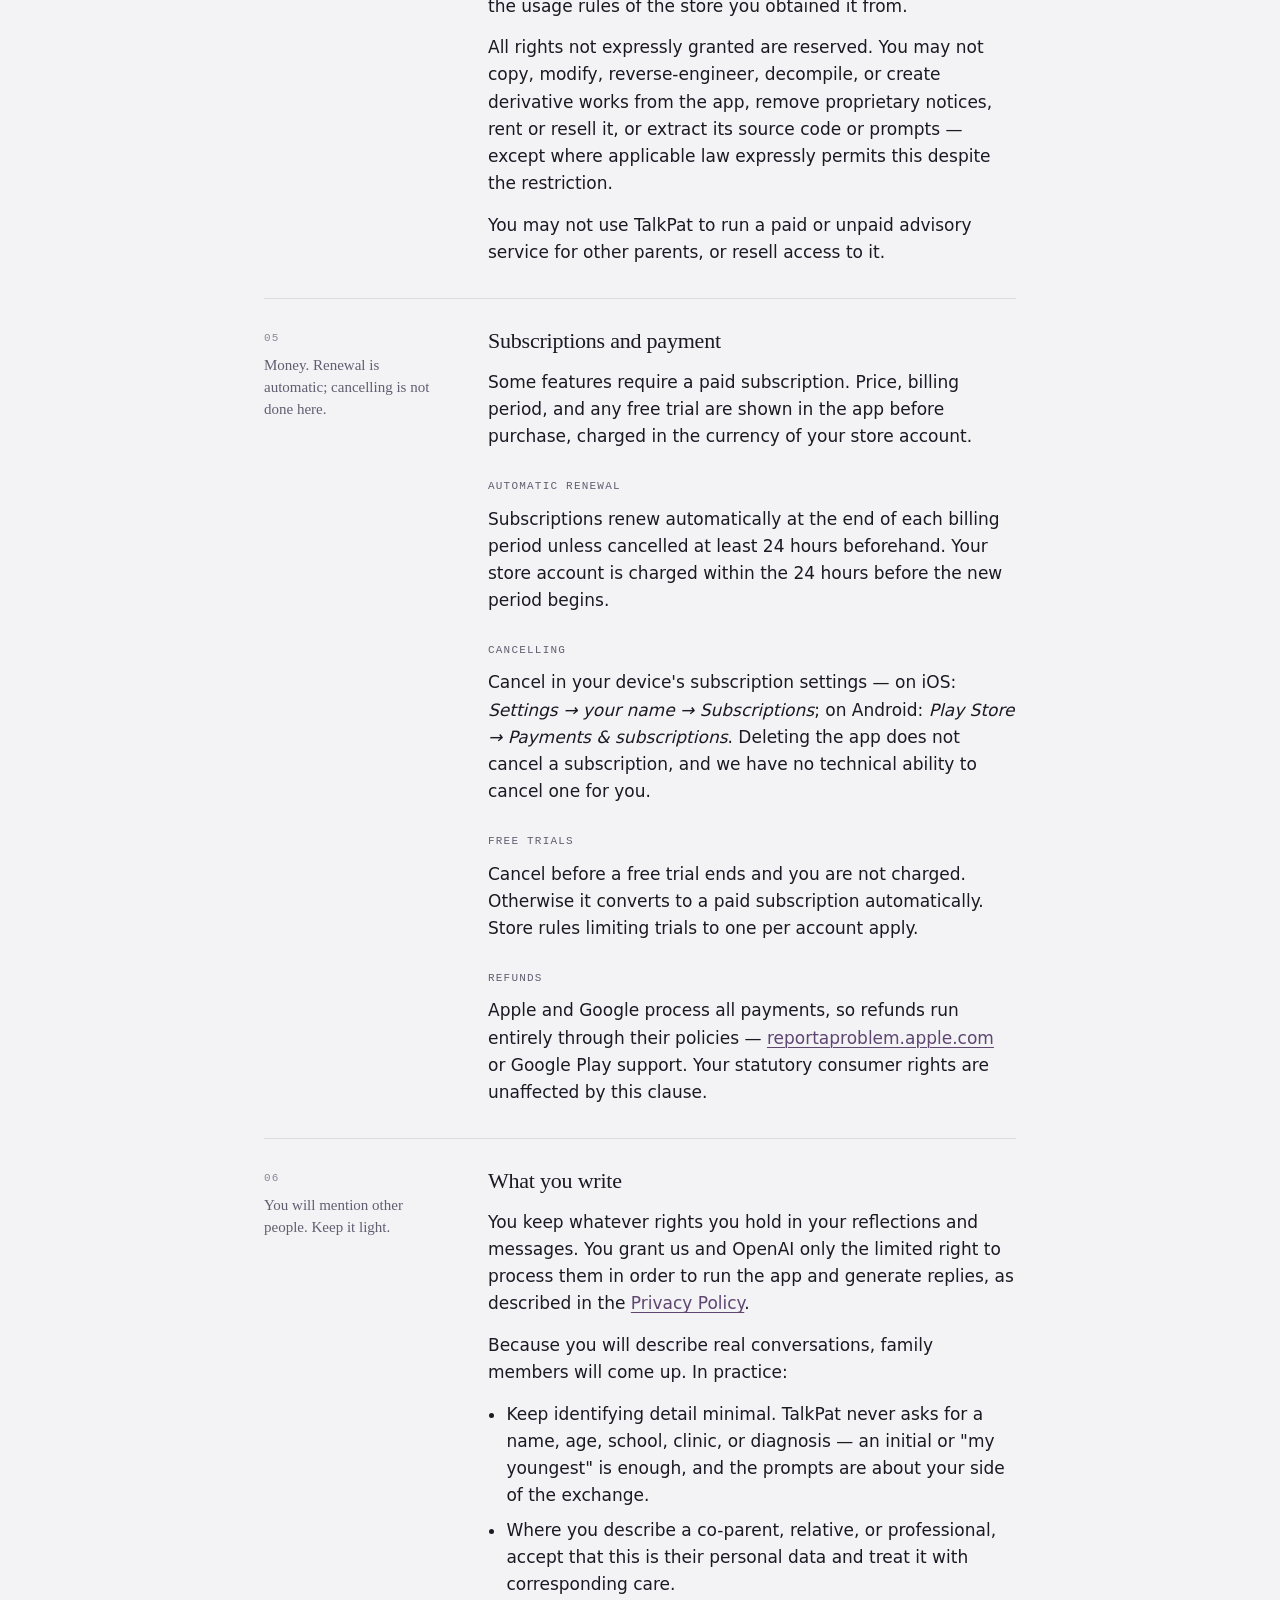
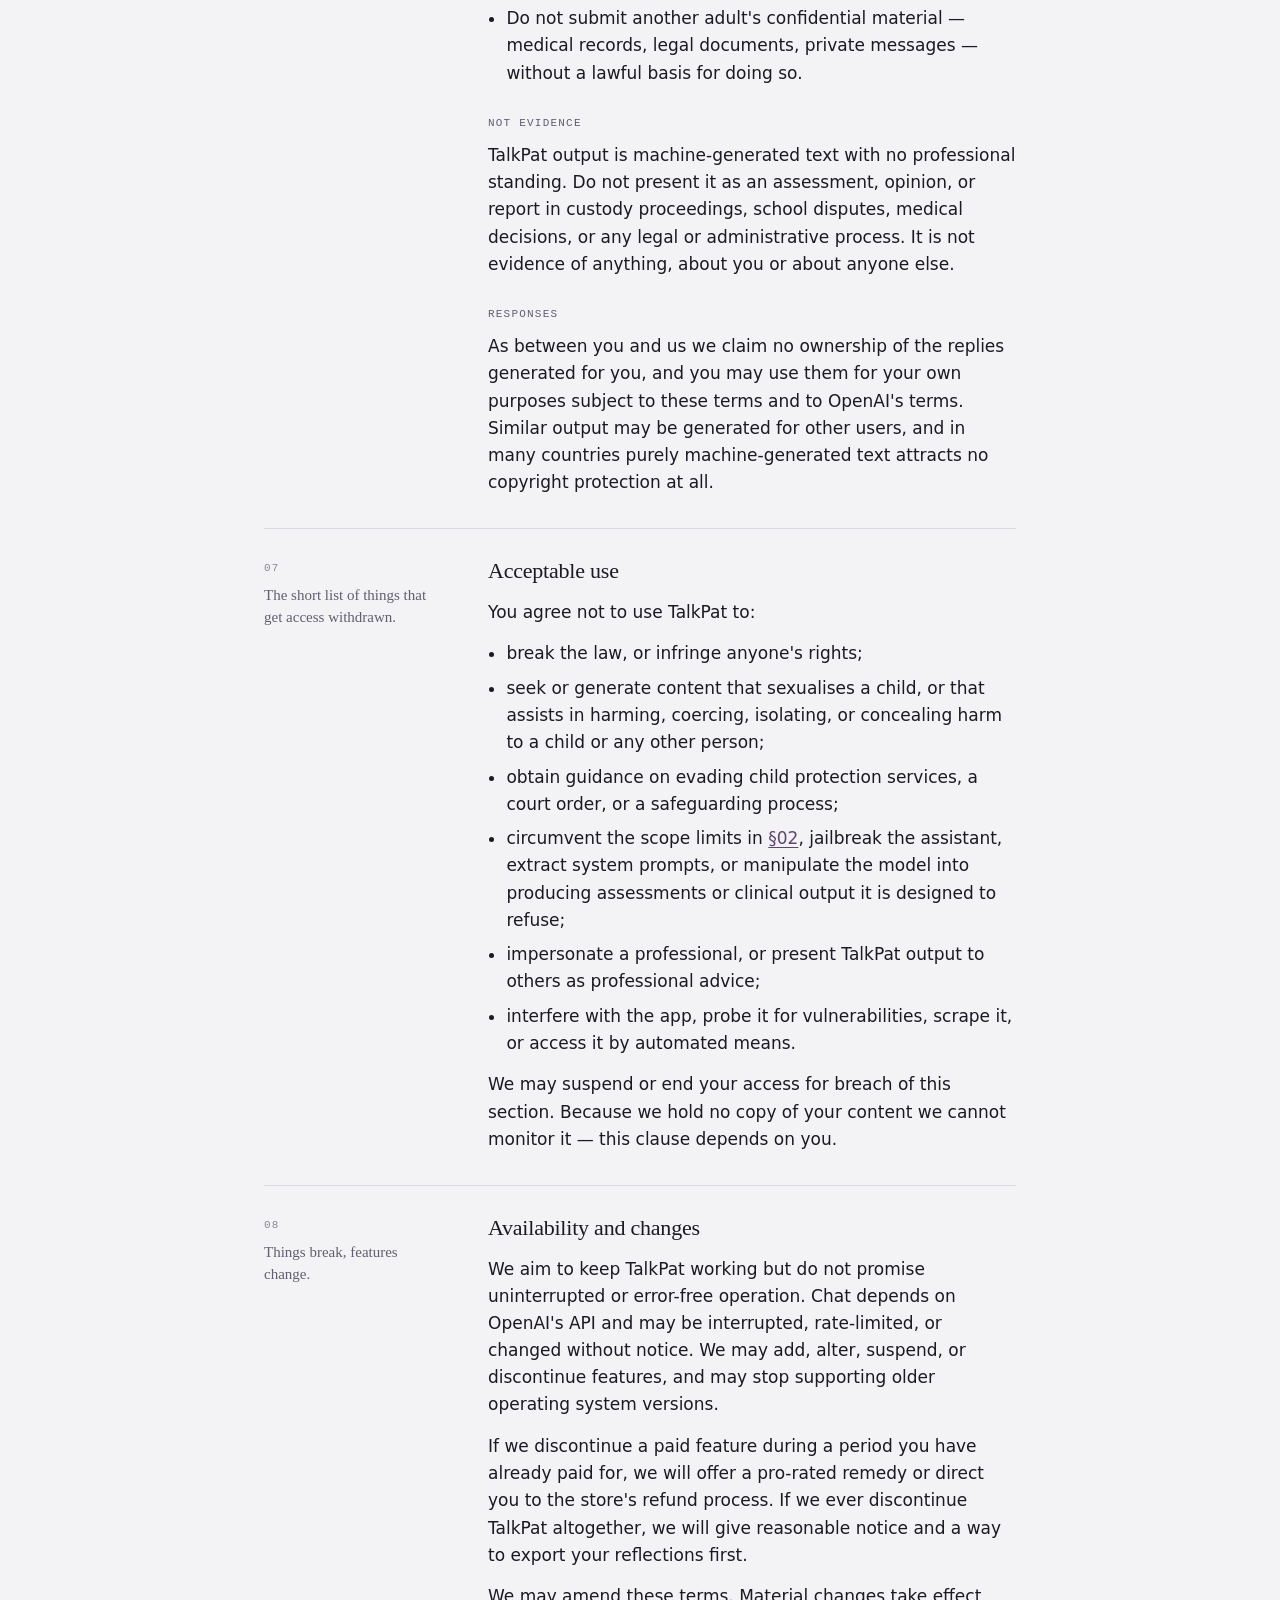
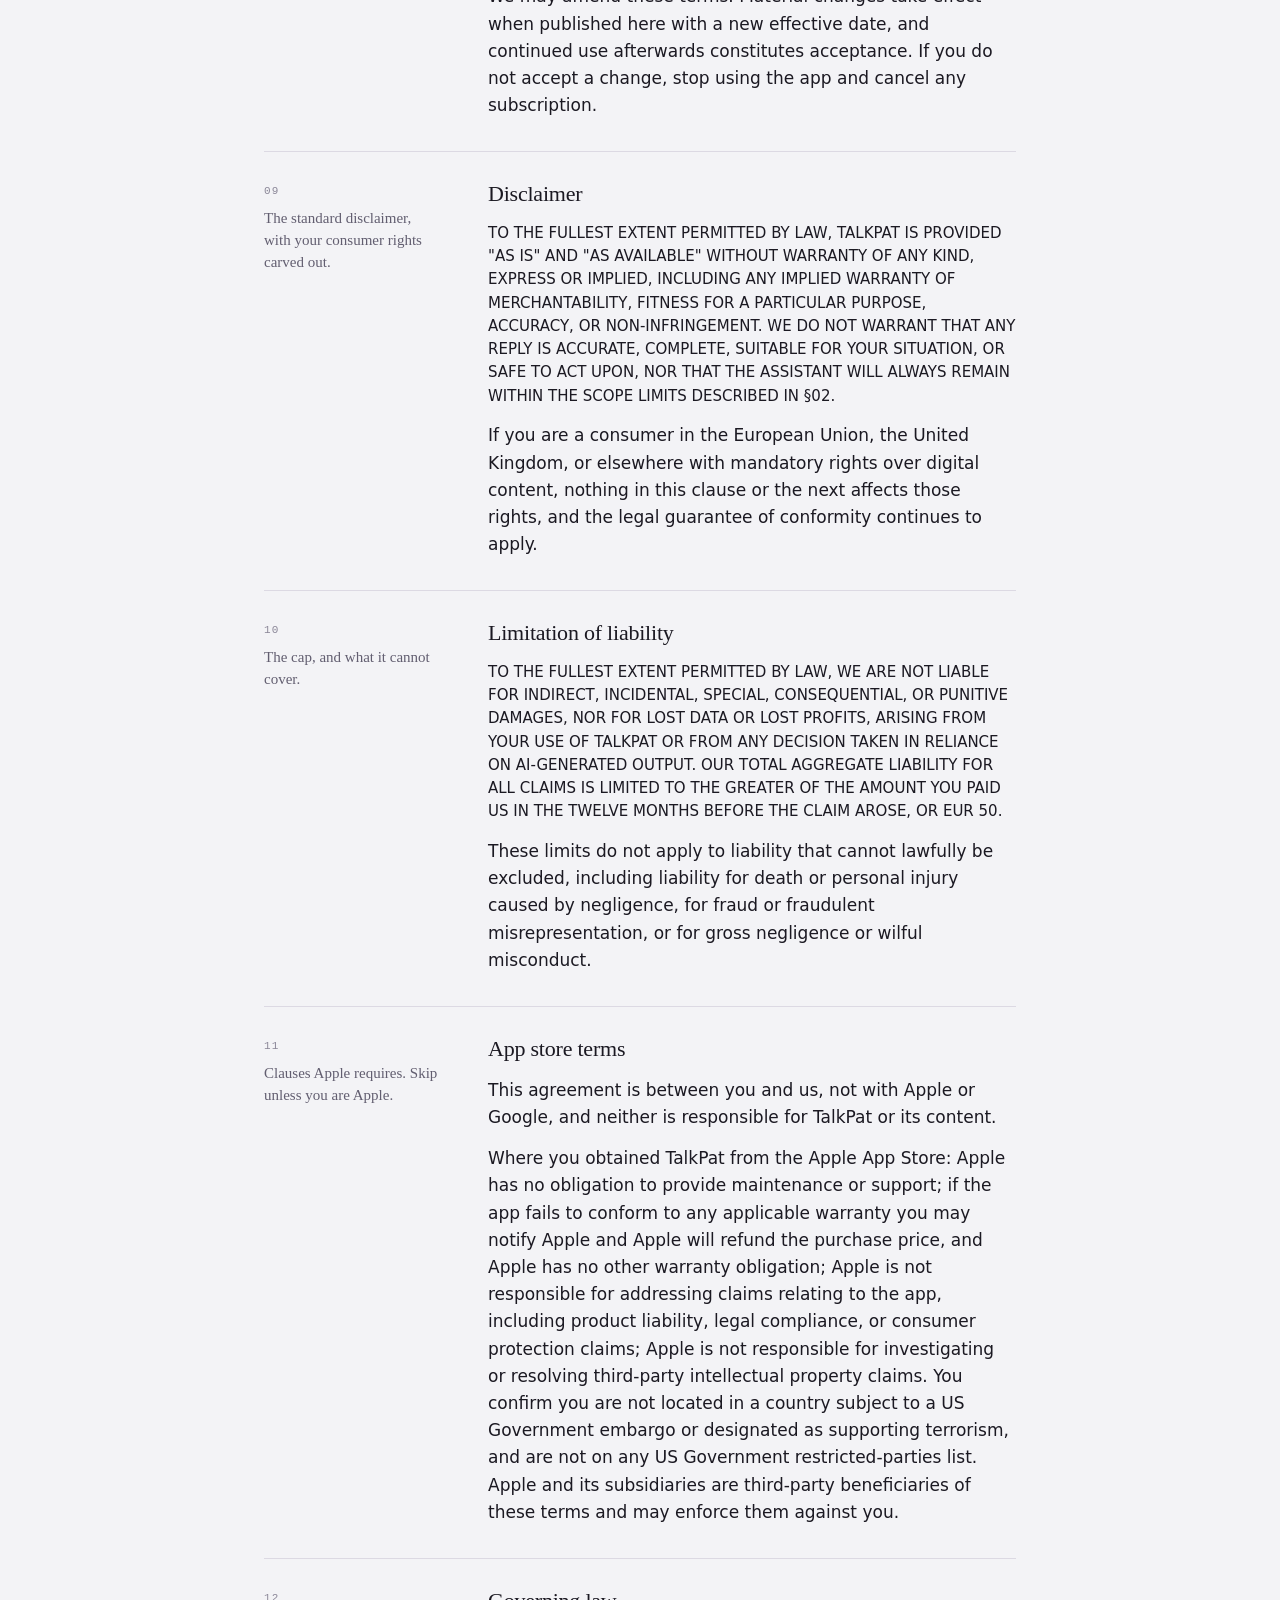
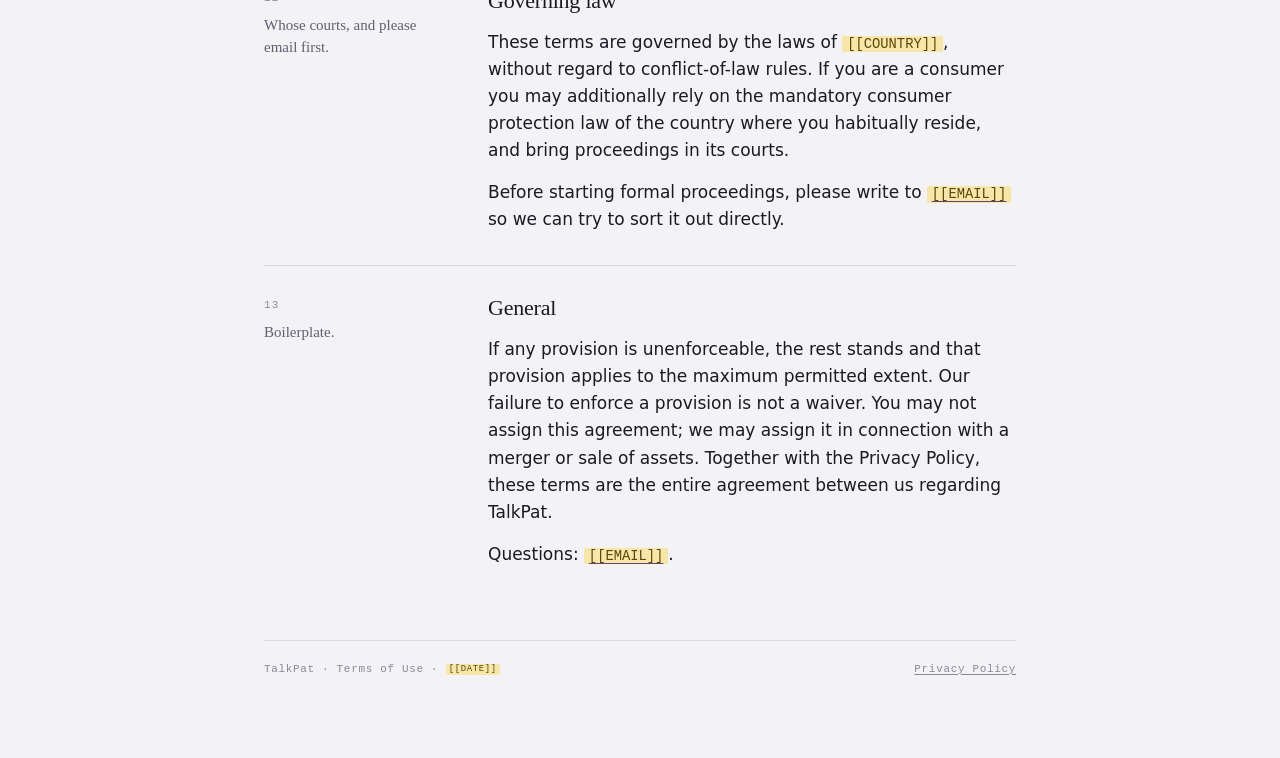
<file: terms.html>
<!DOCTYPE html>
<html lang="en">
<head>
<meta charset="utf-8">
<meta name="viewport" content="width=device-width, initial-scale=1">
<title>Terms of Use — TalkPat</title>
<meta name="description" content="The agreement covering your use of TalkPat.">
<link rel="stylesheet" href="style.css">
</head>
<body>
<main class="page">

  <nav class="crumbs">
    <span class="mark">TalkPat</span>
    <a href="index.html">Legal</a>
    <a href="privacy.html">Privacy Policy</a>
  </nav>

  <header class="masthead">
    <h1>Terms of Use</h1>
    <p class="dateline">Effective <span class="fill">[[DATE]]</span> · Version 1.0</p>
  </header>

  <div class="opening">
    <span class="kicker">In plain words</span>
    <p>TalkPat helps you practise your own communication skills as a parent. It works on your side of the conversation — how you listen, how you respond, how you handle the hard moments.</p>
    <p>It does not assess your child, and the assistant will decline if you ask it to. We add no method of our own: we organise your context and a general AI model responds. The judgment stays with you.</p>
  </div>

  <section class="clause" id="agreement">
    <p class="gloss"><span class="n"><a href="#agreement">01</a></span>Who this is between, and who may use it.</p>
    <div class="text">
      <h2>The agreement</h2>
      <p>These terms are a binding agreement between you and <span class="fill">[[LEGAL_NAME]]</span>, <span class="fill">[[ADDRESS]]</span> ("we", "us"), covering your use of the TalkPat mobile app. By using TalkPat you accept them. If you do not, please do not use the app.</p>
      <p>You must be at least 18 years old. TalkPat is built for parents and caregivers working on their own skills; it is not designed for children, and you may not set it up for a child to use.</p>
      <p>How we handle what you write is covered in the <a href="privacy.html">Privacy Policy</a>, which forms part of this agreement.</p>
    </div>
  </section>

  <section class="clause" id="what">
    <p class="gloss"><span class="n"><a href="#what">02</a></span>The most important clause here. What you are buying, and what you are not.</p>
    <div class="text">
      <h2>What TalkPat is</h2>
      <p>TalkPat is a practice tool for your own communication skills. Through short micro-reflections and open conversations it helps you gather and organise context about how you communicate with your children — across different areas and situations — and then puts that context in front of a general-purpose AI model so the response speaks to your patterns rather than a generic case.</p>
      <p>Organising that context is the entire value we offer, and we would rather be precise than oversell:</p>
      <ul>
        <li><strong>We add no proprietary counsel.</strong> There is no TalkPat method, no in-house parenting framework, no clinical protocol, and no editorial layer of our own over the model's output.</li>
        <li><strong>No professional reviews anything.</strong> No psychologist, therapist, educator, or family counsellor reads your reflections, checks the replies, or stands behind them. There is no human in the loop.</li>
        <li><strong>Replies are machine-generated.</strong> They are produced statistically by OpenAI's model and can be confidently wrong, out of date, inconsistent, or invented. Better context improves relevance; it does not make output correct.</li>
      </ul>

      <h3>What the assistant is scoped to refuse</h3>
      <p>The assistant is deliberately limited to your communication skills. It is designed to decline, and you should not rely on it if it fails to decline, requests to:</p>
      <ul>
        <li>assess, diagnose, screen, or interpret your child's behaviour, development, personality, or mental health;</li>
        <li>evaluate whether your child has any condition, or what stage or level they are at;</li>
        <li>give clinical, medical, psychological, educational, or legal advice about your child or your family;</li>
        <li>produce anything resembling a report, assessment, opinion, or care plan.</li>
      </ul>
      <p>These limits are the product working as intended, not a defect. If a reply strays across one of them anyway — models are imperfect and this can happen — treat it as unreliable output rather than as guidance, and please tell us so we can tighten the scope.</p>
      <p>TalkPat is a place to think about how you speak to your family. It is not a substitute for a paediatrician, a mental health professional, a teacher, or a family therapist, and you should not delay seeking any of them because of something you read here. Every decision about your child remains yours, and yours to answer for.</p>
    </div>
  </section>

  <section class="clause" id="safety">
    <p class="gloss"><span class="n"><a href="#safety">03</a></span>When to close the app and call someone.</p>
    <div class="text">
      <h2>Urgent situations</h2>
      <div class="notice">
        <p><strong>TalkPat is not an emergency service and cannot get help to you.</strong> Nobody is monitoring what you write. A reflection typed at 3am reaches no one.</p>
        <p>If a child is in immediate danger, if anyone is at risk of serious harm, or if you are worried about your own safety, contact your local emergency number — <strong>112</strong> across the European Union — or go to an emergency department.</p>
        <p>If you are struggling with your own mental health, or having thoughts of harming yourself or anyone else, please reach out to a doctor, a crisis line, or someone you trust today. Those feelings are more common among parents than most people admit, and real help exists. TalkPat is not it.</p>
      </div>
      <p>Do not use TalkPat to work through a medical emergency, a suspected injury, or an acute mental health crisis. Where a reply suggests contacting a professional, treat that as the only part worth acting on immediately.</p>
    </div>
  </section>

  <section class="clause" id="licence">
    <p class="gloss"><span class="n"><a href="#licence">04</a></span>What you may and may not do with the app itself.</p>
    <div class="text">
      <h2>Your licence</h2>
      <p>We grant you a personal, non-exclusive, non-transferable, revocable licence to install and use TalkPat on devices you own or control, for your own non-commercial use, subject to the usage rules of the store you obtained it from.</p>
      <p>All rights not expressly granted are reserved. You may not copy, modify, reverse-engineer, decompile, or create derivative works from the app, remove proprietary notices, rent or resell it, or extract its source code or prompts — except where applicable law expressly permits this despite the restriction.</p>
      <p>You may not use TalkPat to run a paid or unpaid advisory service for other parents, or resell access to it.</p>
    </div>
  </section>

  <section class="clause" id="subscriptions">
    <p class="gloss"><span class="n"><a href="#subscriptions">05</a></span>Money. Renewal is automatic; cancelling is not done here.</p>
    <div class="text">
      <h2>Subscriptions and payment</h2>
      <p>Some features require a paid subscription. Price, billing period, and any free trial are shown in the app before purchase, charged in the currency of your store account.</p>
      <h3>Automatic renewal</h3>
      <p>Subscriptions renew automatically at the end of each billing period unless cancelled at least 24 hours beforehand. Your store account is charged within the 24 hours before the new period begins.</p>
      <h3>Cancelling</h3>
      <p>Cancel in your device's subscription settings — on iOS: <em>Settings → your name → Subscriptions</em>; on Android: <em>Play Store → Payments &amp; subscriptions</em>. Deleting the app does not cancel a subscription, and we have no technical ability to cancel one for you.</p>
      <h3>Free trials</h3>
      <p>Cancel before a free trial ends and you are not charged. Otherwise it converts to a paid subscription automatically. Store rules limiting trials to one per account apply.</p>
      <h3>Refunds</h3>
      <p>Apple and Google process all payments, so refunds run entirely through their policies — <a href="https://reportaproblem.apple.com" rel="noopener">reportaproblem.apple.com</a> or Google Play support. Your statutory consumer rights are unaffected by this clause.</p>
    </div>
  </section>

  <section class="clause" id="yourcontent">
    <p class="gloss"><span class="n"><a href="#yourcontent">06</a></span>You will mention other people. Keep it light.</p>
    <div class="text">
      <h2>What you write</h2>
      <p>You keep whatever rights you hold in your reflections and messages. You grant us and OpenAI only the limited right to process them in order to run the app and generate replies, as described in the <a href="privacy.html">Privacy Policy</a>.</p>
      <p>Because you will describe real conversations, family members will come up. In practice:</p>
      <ul>
        <li>Keep identifying detail minimal. TalkPat never asks for a name, age, school, clinic, or diagnosis — an initial or "my youngest" is enough, and the prompts are about your side of the exchange.</li>
        <li>Where you describe a co-parent, relative, or professional, accept that this is their personal data and treat it with corresponding care.</li>
        <li>Do not submit another adult's confidential material — medical records, legal documents, private messages — without a lawful basis for doing so.</li>
      </ul>
      <h3>Not evidence</h3>
      <p>TalkPat output is machine-generated text with no professional standing. Do not present it as an assessment, opinion, or report in custody proceedings, school disputes, medical decisions, or any legal or administrative process. It is not evidence of anything, about you or about anyone else.</p>
      <h3>Responses</h3>
      <p>As between you and us we claim no ownership of the replies generated for you, and you may use them for your own purposes subject to these terms and to OpenAI's terms. Similar output may be generated for other users, and in many countries purely machine-generated text attracts no copyright protection at all.</p>
    </div>
  </section>

  <section class="clause" id="conduct">
    <p class="gloss"><span class="n"><a href="#conduct">07</a></span>The short list of things that get access withdrawn.</p>
    <div class="text">
      <h2>Acceptable use</h2>
      <p>You agree not to use TalkPat to:</p>
      <ul>
        <li>break the law, or infringe anyone's rights;</li>
        <li>seek or generate content that sexualises a child, or that assists in harming, coercing, isolating, or concealing harm to a child or any other person;</li>
        <li>obtain guidance on evading child protection services, a court order, or a safeguarding process;</li>
        <li>circumvent the scope limits in <a href="#what">§02</a>, jailbreak the assistant, extract system prompts, or manipulate the model into producing assessments or clinical output it is designed to refuse;</li>
        <li>impersonate a professional, or present TalkPat output to others as professional advice;</li>
        <li>interfere with the app, probe it for vulnerabilities, scrape it, or access it by automated means.</li>
      </ul>
      <p>We may suspend or end your access for breach of this section. Because we hold no copy of your content we cannot monitor it — this clause depends on you.</p>
    </div>
  </section>

  <section class="clause" id="availability">
    <p class="gloss"><span class="n"><a href="#availability">08</a></span>Things break, features change.</p>
    <div class="text">
      <h2>Availability and changes</h2>
      <p>We aim to keep TalkPat working but do not promise uninterrupted or error-free operation. Chat depends on OpenAI's API and may be interrupted, rate-limited, or changed without notice. We may add, alter, suspend, or discontinue features, and may stop supporting older operating system versions.</p>
      <p>If we discontinue a paid feature during a period you have already paid for, we will offer a pro-rated remedy or direct you to the store's refund process. If we ever discontinue TalkPat altogether, we will give reasonable notice and a way to export your reflections first.</p>
      <p>We may amend these terms. Material changes take effect when published here with a new effective date, and continued use afterwards constitutes acceptance. If you do not accept a change, stop using the app and cancel any subscription.</p>
    </div>
  </section>

  <section class="clause" id="warranty">
    <p class="gloss"><span class="n"><a href="#warranty">09</a></span>The standard disclaimer, with your consumer rights carved out.</p>
    <div class="text">
      <h2>Disclaimer</h2>
      <p class="allcaps">TO THE FULLEST EXTENT PERMITTED BY LAW, TALKPAT IS PROVIDED "AS IS" AND "AS AVAILABLE" WITHOUT WARRANTY OF ANY KIND, EXPRESS OR IMPLIED, INCLUDING ANY IMPLIED WARRANTY OF MERCHANTABILITY, FITNESS FOR A PARTICULAR PURPOSE, ACCURACY, OR NON-INFRINGEMENT. WE DO NOT WARRANT THAT ANY REPLY IS ACCURATE, COMPLETE, SUITABLE FOR YOUR SITUATION, OR SAFE TO ACT UPON, NOR THAT THE ASSISTANT WILL ALWAYS REMAIN WITHIN THE SCOPE LIMITS DESCRIBED IN §02.</p>
      <p>If you are a consumer in the European Union, the United Kingdom, or elsewhere with mandatory rights over digital content, nothing in this clause or the next affects those rights, and the legal guarantee of conformity continues to apply.</p>
    </div>
  </section>

  <section class="clause" id="liability">
    <p class="gloss"><span class="n"><a href="#liability">10</a></span>The cap, and what it cannot cover.</p>
    <div class="text">
      <h2>Limitation of liability</h2>
      <p class="allcaps">TO THE FULLEST EXTENT PERMITTED BY LAW, WE ARE NOT LIABLE FOR INDIRECT, INCIDENTAL, SPECIAL, CONSEQUENTIAL, OR PUNITIVE DAMAGES, NOR FOR LOST DATA OR LOST PROFITS, ARISING FROM YOUR USE OF TALKPAT OR FROM ANY DECISION TAKEN IN RELIANCE ON AI-GENERATED OUTPUT. OUR TOTAL AGGREGATE LIABILITY FOR ALL CLAIMS IS LIMITED TO THE GREATER OF THE AMOUNT YOU PAID US IN THE TWELVE MONTHS BEFORE THE CLAIM AROSE, OR EUR 50.</p>
      <p>These limits do not apply to liability that cannot lawfully be excluded, including liability for death or personal injury caused by negligence, for fraud or fraudulent misrepresentation, or for gross negligence or wilful misconduct.</p>
    </div>
  </section>

  <section class="clause" id="stores">
    <p class="gloss"><span class="n"><a href="#stores">11</a></span>Clauses Apple requires. Skip unless you are Apple.</p>
    <div class="text">
      <h2>App store terms</h2>
      <p>This agreement is between you and us, not with Apple or Google, and neither is responsible for TalkPat or its content.</p>
      <p>Where you obtained TalkPat from the Apple App Store: Apple has no obligation to provide maintenance or support; if the app fails to conform to any applicable warranty you may notify Apple and Apple will refund the purchase price, and Apple has no other warranty obligation; Apple is not responsible for addressing claims relating to the app, including product liability, legal compliance, or consumer protection claims; Apple is not responsible for investigating or resolving third-party intellectual property claims. You confirm you are not located in a country subject to a US Government embargo or designated as supporting terrorism, and are not on any US Government restricted-parties list. Apple and its subsidiaries are third-party beneficiaries of these terms and may enforce them against you.</p>
    </div>
  </section>

  <section class="clause" id="law">
    <p class="gloss"><span class="n"><a href="#law">12</a></span>Whose courts, and please email first.</p>
    <div class="text">
      <h2>Governing law</h2>
      <p>These terms are governed by the laws of <span class="fill">[[COUNTRY]]</span>, without regard to conflict-of-law rules. If you are a consumer you may additionally rely on the mandatory consumer protection law of the country where you habitually reside, and bring proceedings in its courts.</p>
      <p>Before starting formal proceedings, please write to <a href="mailto:[[EMAIL]]"><span class="fill">[[EMAIL]]</span></a> so we can try to sort it out directly.</p>
    </div>
  </section>

  <section class="clause" id="general">
    <p class="gloss"><span class="n"><a href="#general">13</a></span>Boilerplate.</p>
    <div class="text">
      <h2>General</h2>
      <p>If any provision is unenforceable, the rest stands and that provision applies to the maximum permitted extent. Our failure to enforce a provision is not a waiver. You may not assign this agreement; we may assign it in connection with a merger or sale of assets. Together with the Privacy Policy, these terms are the entire agreement between us regarding TalkPat.</p>
      <p>Questions: <a href="mailto:[[EMAIL]]"><span class="fill">[[EMAIL]]</span></a>.</p>
    </div>
  </section>

  <footer class="foot">
    <span>TalkPat · Terms of Use · <span class="fill">[[DATE]]</span></span>
    <span><a href="privacy.html">Privacy Policy</a></span>
  </footer>

</main>
</body>
</html>
</file>
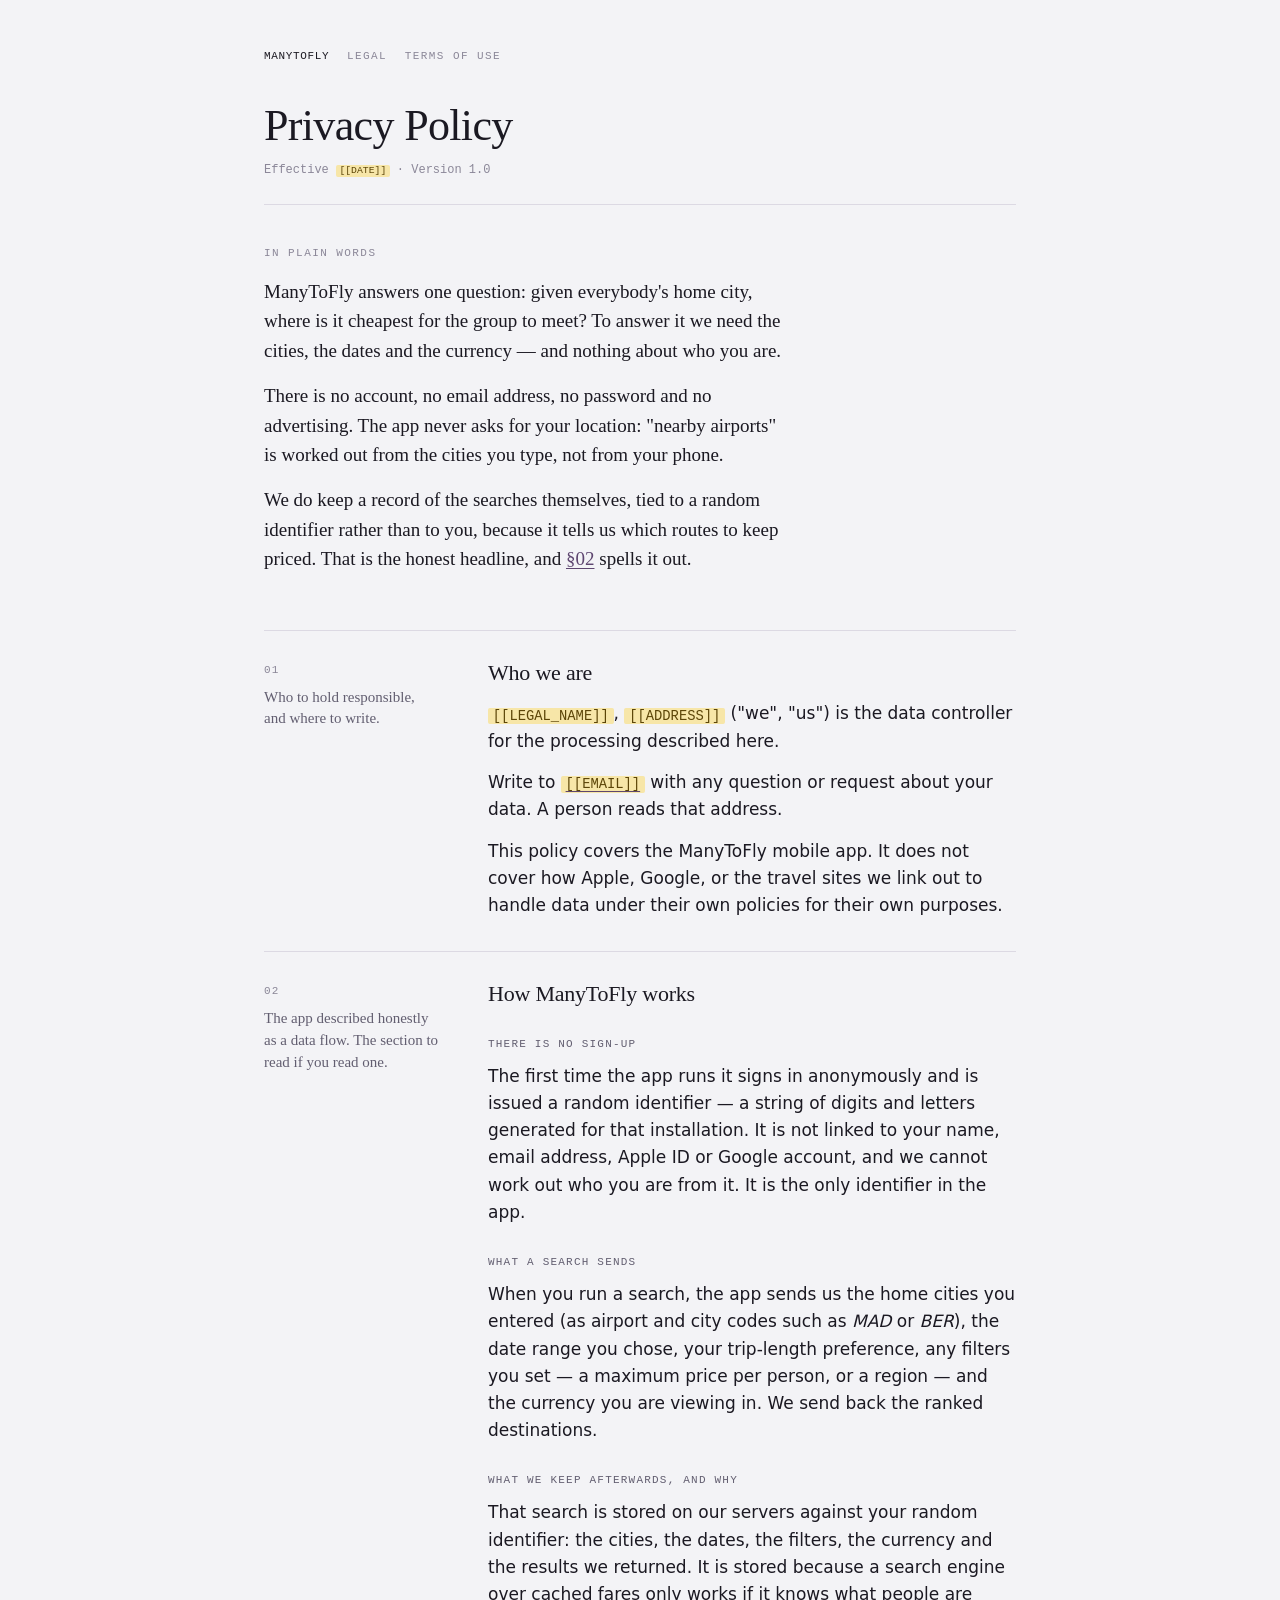
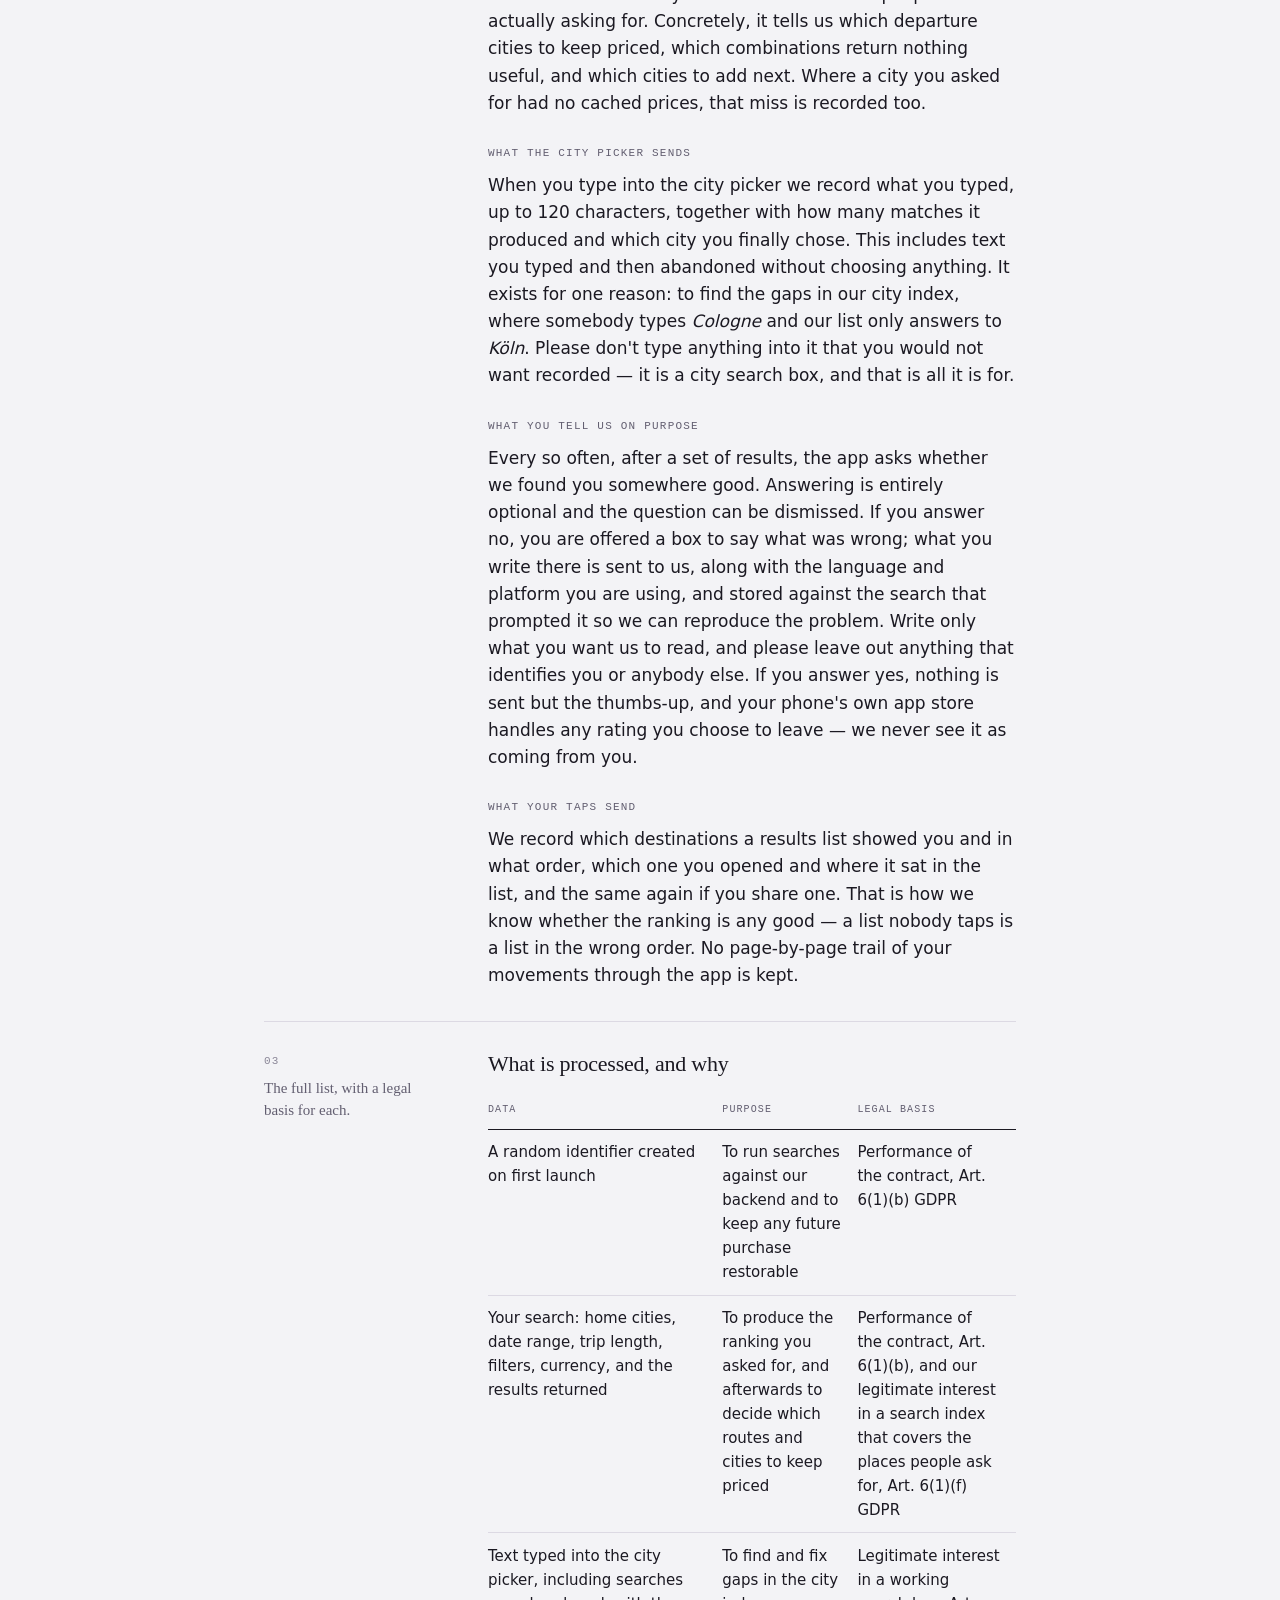
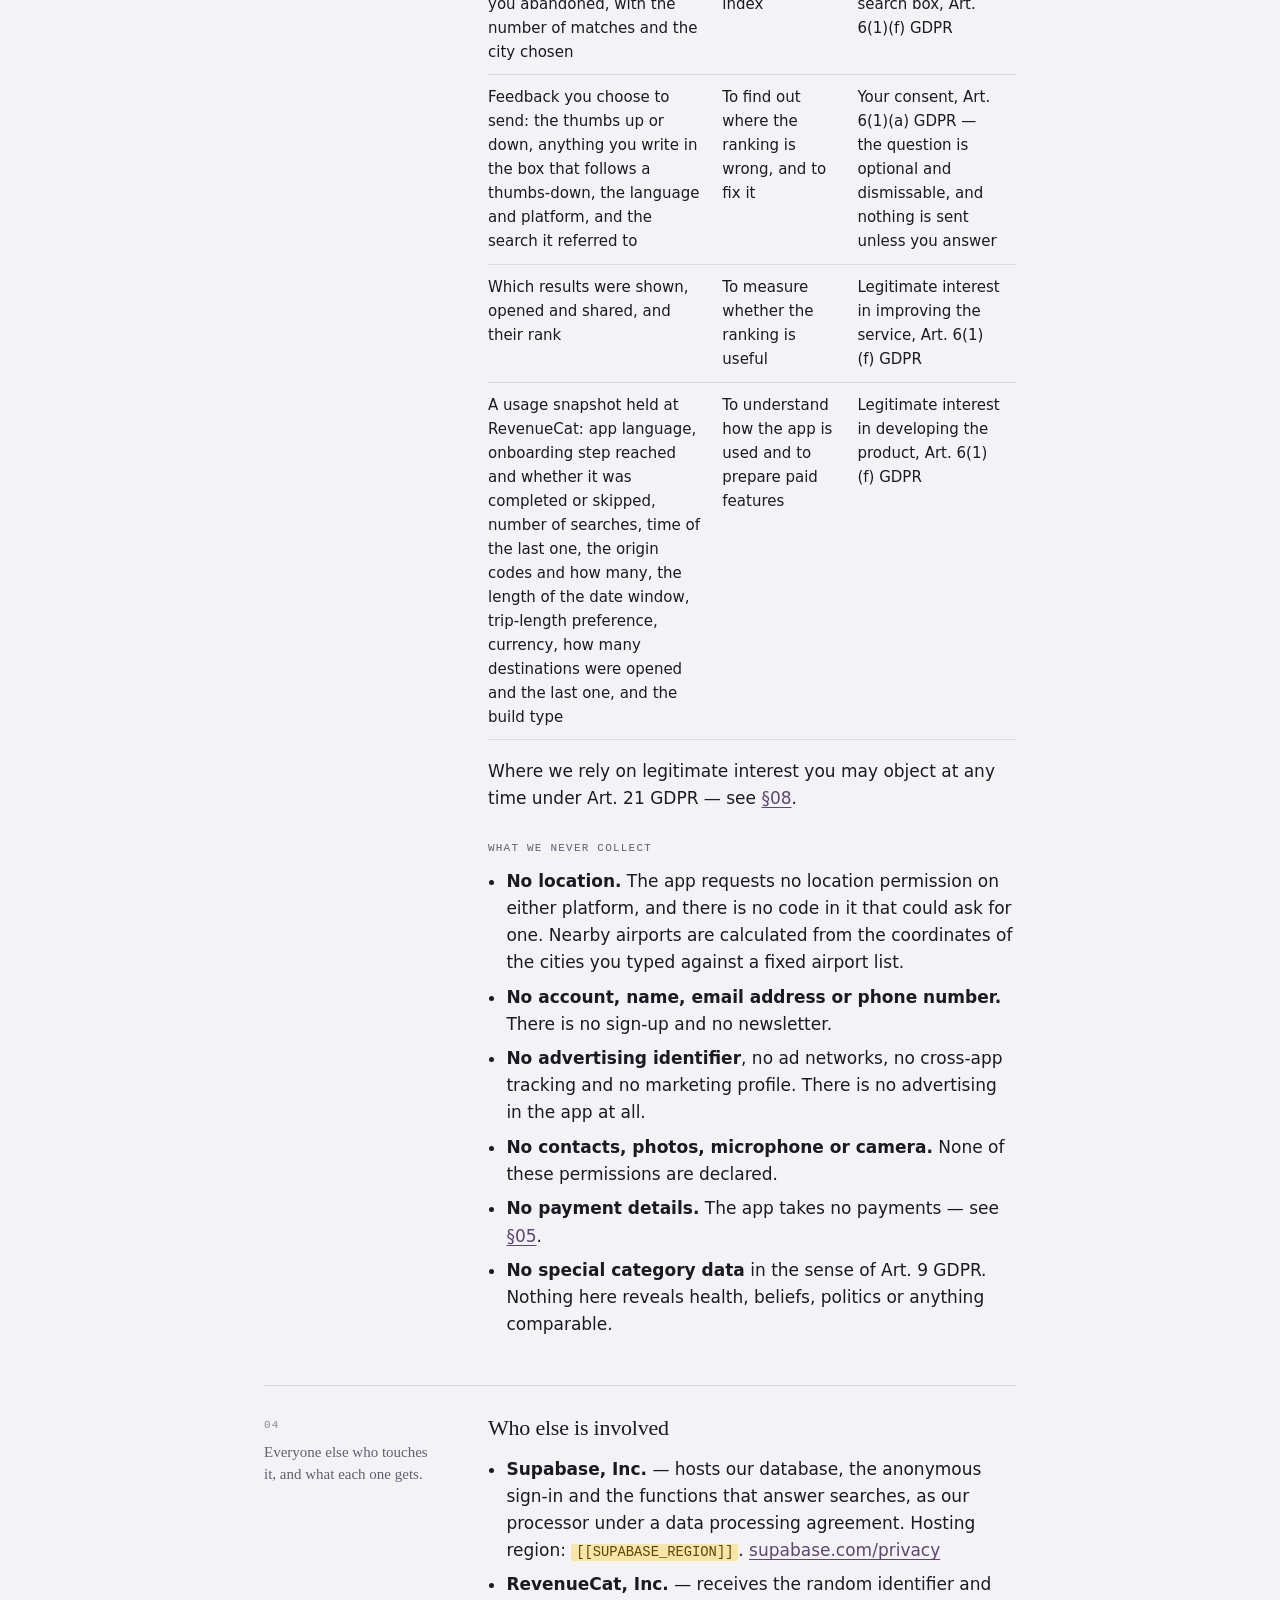
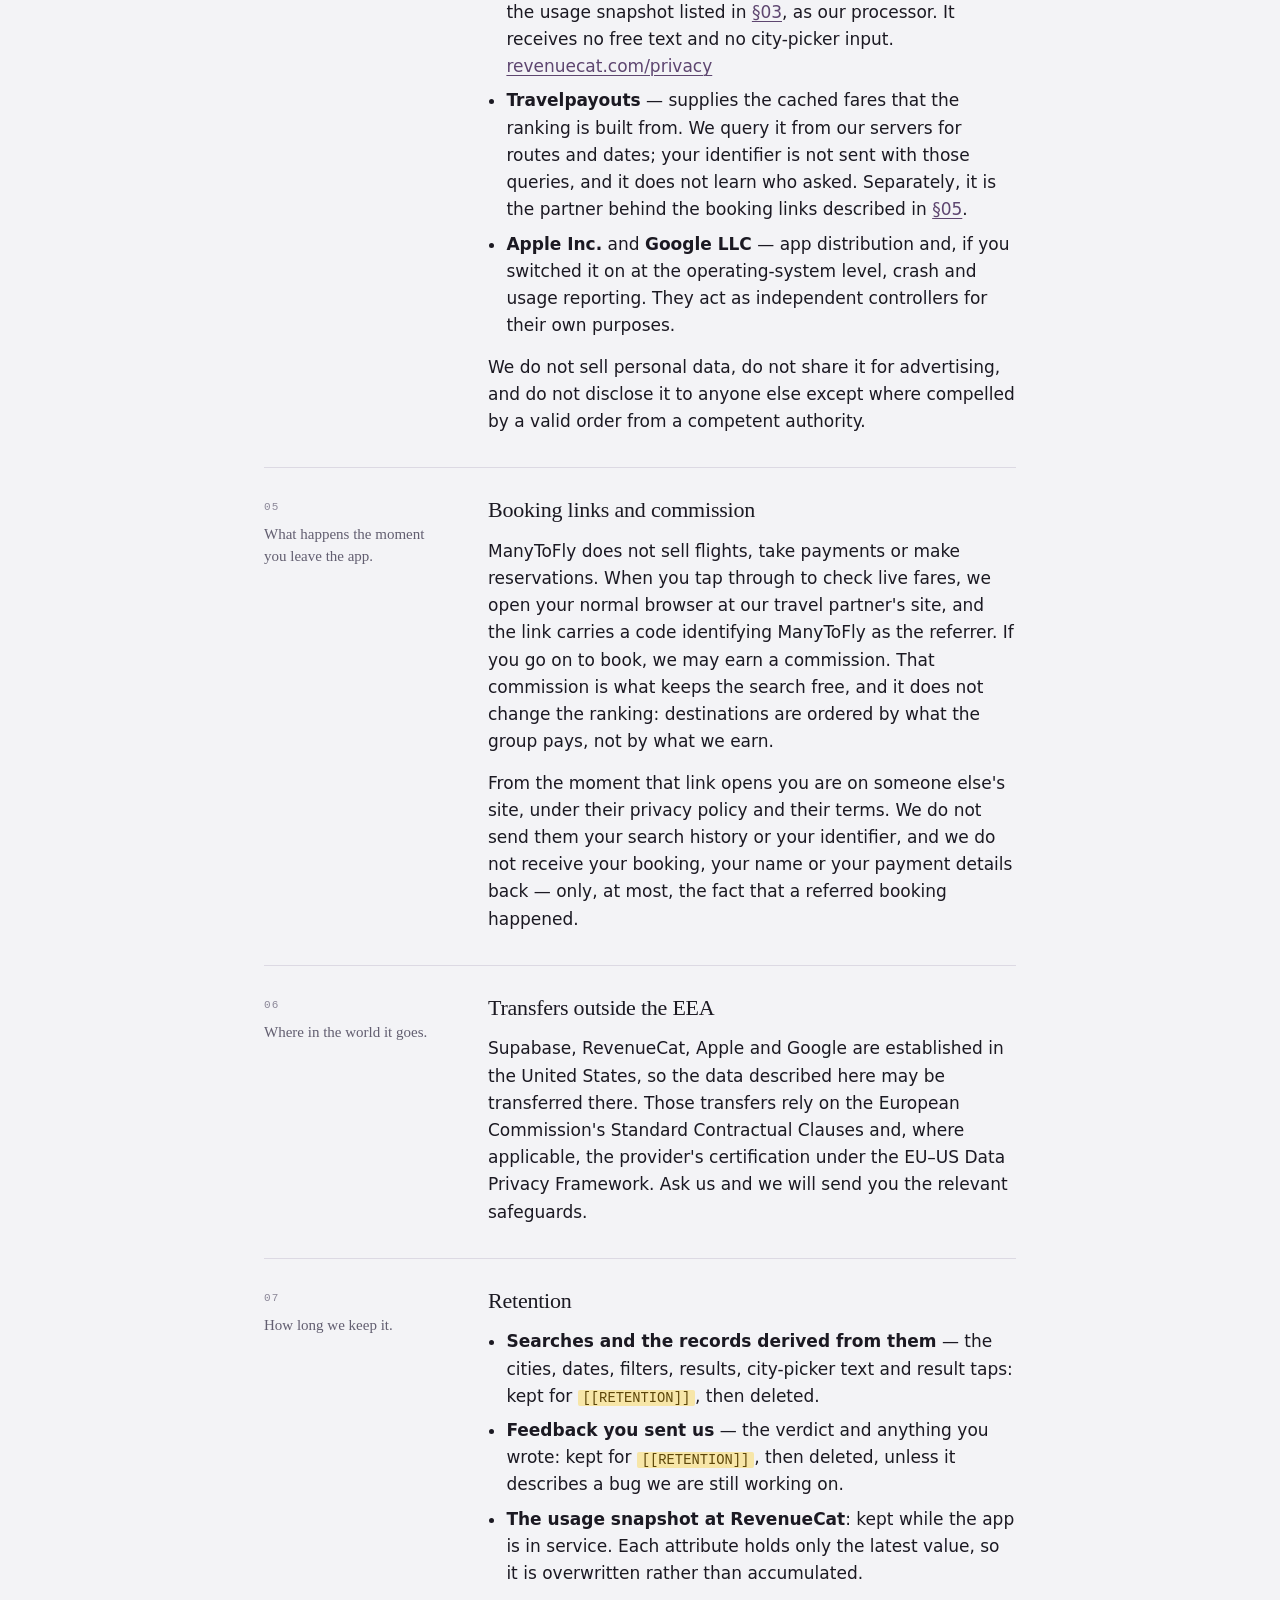
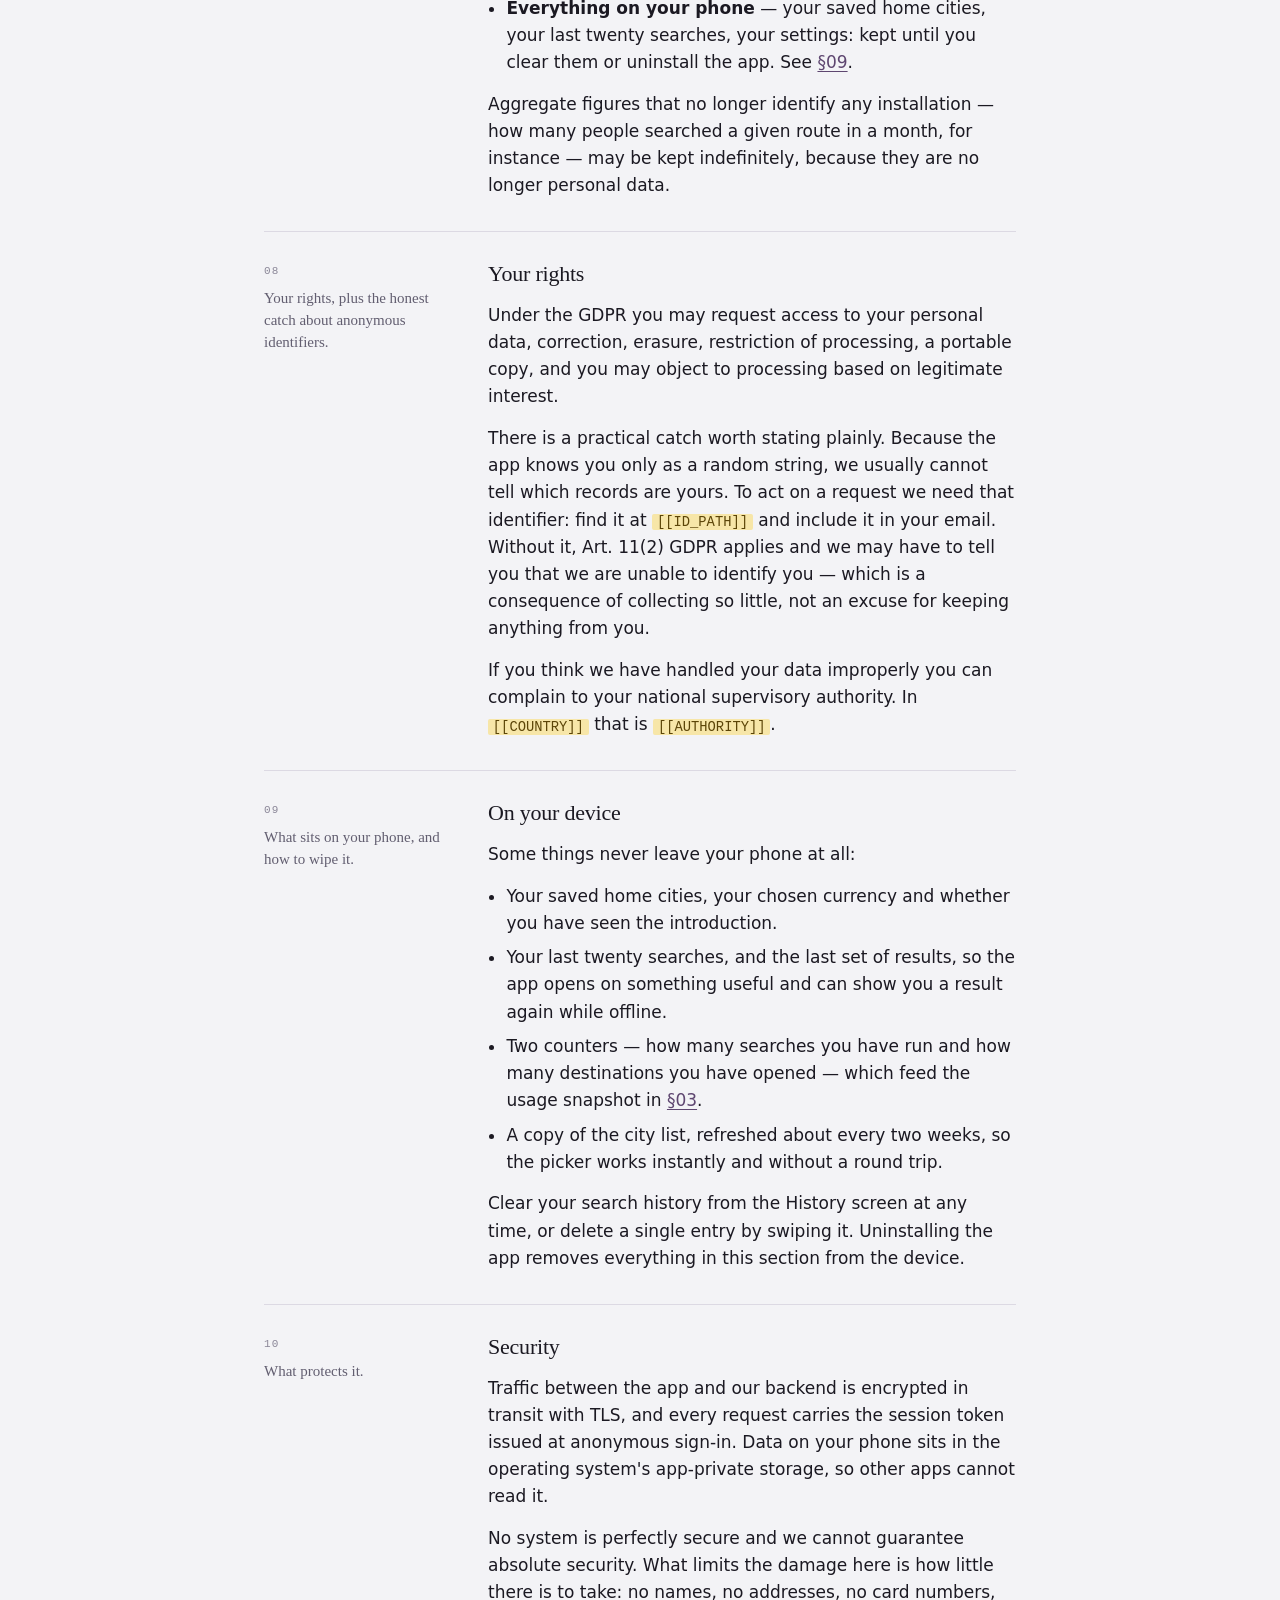
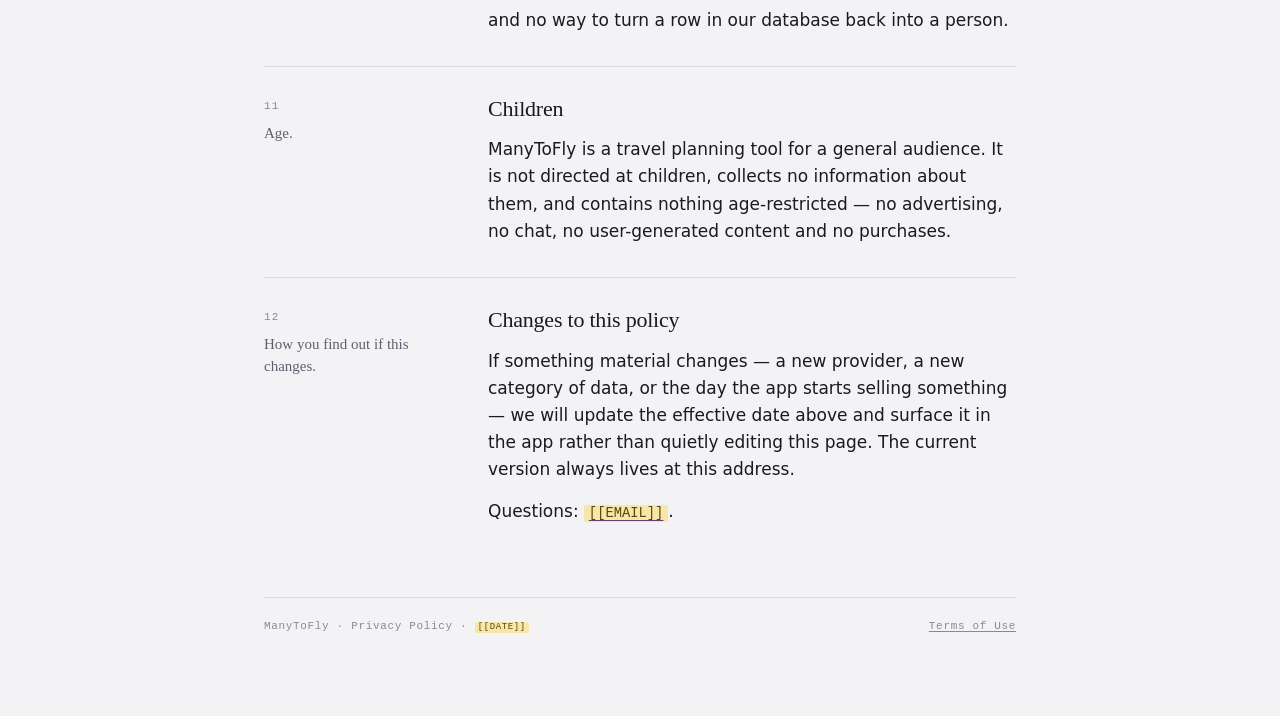
<file: manytofly/privacy.html>
<!DOCTYPE html>
<html lang="en">
<head>
<meta charset="utf-8">
<meta name="viewport" content="width=device-width, initial-scale=1">
<title>Privacy Policy — ManyToFly</title>
<meta name="description" content="What ManyToFly records when you search for a place to meet, and what it never collects.">
<link rel="stylesheet" href="../style.css">
</head>
<body>
<main class="page">

  <nav class="crumbs">
    <span class="mark">ManyToFly</span>
    <a href="index.html">Legal</a>
    <a href="terms.html">Terms of Use</a>
  </nav>

  <header class="masthead">
    <h1>Privacy Policy</h1>
    <p class="dateline">Effective <span class="fill">[[DATE]]</span> · Version 1.0</p>
  </header>

  <div class="opening">
    <span class="kicker">In plain words</span>
    <p>ManyToFly answers one question: given everybody's home city, where is it cheapest for the group to meet? To answer it we need the cities, the dates and the currency — and nothing about who you are.</p>
    <p>There is no account, no email address, no password and no advertising. The app never asks for your location: "nearby airports" is worked out from the cities you type, not from your phone.</p>
    <p>We do keep a record of the searches themselves, tied to a random identifier rather than to you, because it tells us which routes to keep priced. That is the honest headline, and <a href="#how">§02</a> spells it out.</p>
  </div>

  <section class="clause" id="who">
    <p class="gloss"><span class="n"><a href="#who">01</a></span>Who to hold responsible, and where to write.</p>
    <div class="text">
      <h2>Who we are</h2>
      <p><span class="fill">[[LEGAL_NAME]]</span>, <span class="fill">[[ADDRESS]]</span> ("we", "us") is the data controller for the processing described here.</p>
      <p>Write to <a href="mailto:[[EMAIL]]"><span class="fill">[[EMAIL]]</span></a> with any question or request about your data. A person reads that address.</p>
      <p>This policy covers the ManyToFly mobile app. It does not cover how Apple, Google, or the travel sites we link out to handle data under their own policies for their own purposes.</p>
    </div>
  </section>

  <section class="clause" id="how">
    <p class="gloss"><span class="n"><a href="#how">02</a></span>The app described honestly as a data flow. The section to read if you read one.</p>
    <div class="text">
      <h2>How ManyToFly works</h2>
      <h3>There is no sign-up</h3>
      <p>The first time the app runs it signs in anonymously and is issued a random identifier — a string of digits and letters generated for that installation. It is not linked to your name, email address, Apple ID or Google account, and we cannot work out who you are from it. It is the only identifier in the app.</p>

      <h3>What a search sends</h3>
      <p>When you run a search, the app sends us the home cities you entered (as airport and city codes such as <em>MAD</em> or <em>BER</em>), the date range you chose, your trip-length preference, any filters you set — a maximum price per person, or a region — and the currency you are viewing in. We send back the ranked destinations.</p>

      <h3>What we keep afterwards, and why</h3>
      <p>That search is stored on our servers against your random identifier: the cities, the dates, the filters, the currency and the results we returned. It is stored because a search engine over cached fares only works if it knows what people are actually asking for. Concretely, it tells us which departure cities to keep priced, which combinations return nothing useful, and which cities to add next. Where a city you asked for had no cached prices, that miss is recorded too.</p>

      <h3>What the city picker sends</h3>
      <p>When you type into the city picker we record what you typed, up to 120 characters, together with how many matches it produced and which city you finally chose. This includes text you typed and then abandoned without choosing anything. It exists for one reason: to find the gaps in our city index, where somebody types <em>Cologne</em> and our list only answers to <em>Köln</em>. Please don't type anything into it that you would not want recorded — it is a city search box, and that is all it is for.</p>

      <h3>What you tell us on purpose</h3>
      <p>Every so often, after a set of results, the app asks whether we found you somewhere good. Answering is entirely optional and the question can be dismissed. If you answer no, you are offered a box to say what was wrong; what you write there is sent to us, along with the language and platform you are using, and stored against the search that prompted it so we can reproduce the problem. Write only what you want us to read, and please leave out anything that identifies you or anybody else. If you answer yes, nothing is sent but the thumbs-up, and your phone's own app store handles any rating you choose to leave — we never see it as coming from you.</p>

      <h3>What your taps send</h3>
      <p>We record which destinations a results list showed you and in what order, which one you opened and where it sat in the list, and the same again if you share one. That is how we know whether the ranking is any good — a list nobody taps is a list in the wrong order. No page-by-page trail of your movements through the app is kept.</p>
    </div>
  </section>

  <section class="clause" id="categories">
    <p class="gloss"><span class="n"><a href="#categories">03</a></span>The full list, with a legal basis for each.</p>
    <div class="text">
      <h2>What is processed, and why</h2>
      <table class="data">
        <thead><tr><th>Data</th><th>Purpose</th><th>Legal basis</th></tr></thead>
        <tbody>
          <tr>
            <td>A random identifier created on first launch</td>
            <td>To run searches against our backend and to keep any future purchase restorable</td>
            <td>Performance of the contract, Art. 6(1)(b) GDPR</td>
          </tr>
          <tr>
            <td>Your search: home cities, date range, trip length, filters, currency, and the results returned</td>
            <td>To produce the ranking you asked for, and afterwards to decide which routes and cities to keep priced</td>
            <td>Performance of the contract, Art. 6(1)(b), and our legitimate interest in a search index that covers the places people ask for, Art. 6(1)(f) GDPR</td>
          </tr>
          <tr>
            <td>Text typed into the city picker, including searches you abandoned, with the number of matches and the city chosen</td>
            <td>To find and fix gaps in the city index</td>
            <td>Legitimate interest in a working search box, Art. 6(1)(f) GDPR</td>
          </tr>
          <tr>
            <td>Feedback you choose to send: the thumbs up or down, anything you write in the box that follows a thumbs-down, the language and platform, and the search it referred to</td>
            <td>To find out where the ranking is wrong, and to fix it</td>
            <td>Your consent, Art. 6(1)(a) GDPR — the question is optional and dismissable, and nothing is sent unless you answer</td>
          </tr>
          <tr>
            <td>Which results were shown, opened and shared, and their rank</td>
            <td>To measure whether the ranking is useful</td>
            <td>Legitimate interest in improving the service, Art. 6(1)(f) GDPR</td>
          </tr>
          <tr>
            <td>A usage snapshot held at RevenueCat: app language, onboarding step reached and whether it was completed or skipped, number of searches, time of the last one, the origin codes and how many, the length of the date window, trip-length preference, currency, how many destinations were opened and the last one, and the build type</td>
            <td>To understand how the app is used and to prepare paid features</td>
            <td>Legitimate interest in developing the product, Art. 6(1)(f) GDPR</td>
          </tr>
        </tbody>
      </table>
      <p>Where we rely on legitimate interest you may object at any time under Art. 21 GDPR — see <a href="#rights">§08</a>.</p>

      <h3>What we never collect</h3>
      <ul>
        <li><strong>No location.</strong> The app requests no location permission on either platform, and there is no code in it that could ask for one. Nearby airports are calculated from the coordinates of the cities you typed against a fixed airport list.</li>
        <li><strong>No account, name, email address or phone number.</strong> There is no sign-up and no newsletter.</li>
        <li><strong>No advertising identifier</strong>, no ad networks, no cross-app tracking and no marketing profile. There is no advertising in the app at all.</li>
        <li><strong>No contacts, photos, microphone or camera.</strong> None of these permissions are declared.</li>
        <li><strong>No payment details.</strong> The app takes no payments — see <a href="#booking">§05</a>.</li>
        <li><strong>No special category data</strong> in the sense of Art. 9 GDPR. Nothing here reveals health, beliefs, politics or anything comparable.</li>
      </ul>
    </div>
  </section>

  <section class="clause" id="recipients">
    <p class="gloss"><span class="n"><a href="#recipients">04</a></span>Everyone else who touches it, and what each one gets.</p>
    <div class="text">
      <h2>Who else is involved</h2>
      <ul>
        <li><strong>Supabase, Inc.</strong> — hosts our database, the anonymous sign-in and the functions that answer searches, as our processor under a data processing agreement. Hosting region: <span class="fill">[[SUPABASE_REGION]]</span>. <a href="https://supabase.com/privacy" rel="noopener">supabase.com/privacy</a></li>
        <li><strong>RevenueCat, Inc.</strong> — receives the random identifier and the usage snapshot listed in <a href="#categories">§03</a>, as our processor. It receives no free text and no city-picker input. <a href="https://www.revenuecat.com/privacy" rel="noopener">revenuecat.com/privacy</a></li>
        <li><strong>Travelpayouts</strong> — supplies the cached fares that the ranking is built from. We query it from our servers for routes and dates; your identifier is not sent with those queries, and it does not learn who asked. Separately, it is the partner behind the booking links described in <a href="#booking">§05</a>.</li>
        <li><strong>Apple Inc.</strong> and <strong>Google LLC</strong> — app distribution and, if you switched it on at the operating-system level, crash and usage reporting. They act as independent controllers for their own purposes.</li>
      </ul>
      <p>We do not sell personal data, do not share it for advertising, and do not disclose it to anyone else except where compelled by a valid order from a competent authority.</p>
    </div>
  </section>

  <section class="clause" id="booking">
    <p class="gloss"><span class="n"><a href="#booking">05</a></span>What happens the moment you leave the app.</p>
    <div class="text">
      <h2>Booking links and commission</h2>
      <p>ManyToFly does not sell flights, take payments or make reservations. When you tap through to check live fares, we open your normal browser at our travel partner's site, and the link carries a code identifying ManyToFly as the referrer. If you go on to book, we may earn a commission. That commission is what keeps the search free, and it does not change the ranking: destinations are ordered by what the group pays, not by what we earn.</p>
      <p>From the moment that link opens you are on someone else's site, under their privacy policy and their terms. We do not send them your search history or your identifier, and we do not receive your booking, your name or your payment details back — only, at most, the fact that a referred booking happened.</p>
    </div>
  </section>

  <section class="clause" id="transfers">
    <p class="gloss"><span class="n"><a href="#transfers">06</a></span>Where in the world it goes.</p>
    <div class="text">
      <h2>Transfers outside the EEA</h2>
      <p>Supabase, RevenueCat, Apple and Google are established in the United States, so the data described here may be transferred there. Those transfers rely on the European Commission's Standard Contractual Clauses and, where applicable, the provider's certification under the EU–US Data Privacy Framework. Ask us and we will send you the relevant safeguards.</p>
    </div>
  </section>

  <section class="clause" id="retention">
    <p class="gloss"><span class="n"><a href="#retention">07</a></span>How long we keep it.</p>
    <div class="text">
      <h2>Retention</h2>
      <ul>
        <li><strong>Searches and the records derived from them</strong> — the cities, dates, filters, results, city-picker text and result taps: kept for <span class="fill">[[RETENTION]]</span>, then deleted.</li>
        <li><strong>Feedback you sent us</strong> — the verdict and anything you wrote: kept for <span class="fill">[[RETENTION]]</span>, then deleted, unless it describes a bug we are still working on.</li>
        <li><strong>The usage snapshot at RevenueCat</strong>: kept while the app is in service. Each attribute holds only the latest value, so it is overwritten rather than accumulated.</li>
        <li><strong>Everything on your phone</strong> — your saved home cities, your last twenty searches, your settings: kept until you clear them or uninstall the app. See <a href="#device">§09</a>.</li>
      </ul>
      <p>Aggregate figures that no longer identify any installation — how many people searched a given route in a month, for instance — may be kept indefinitely, because they are no longer personal data.</p>
    </div>
  </section>

  <section class="clause" id="rights">
    <p class="gloss"><span class="n"><a href="#rights">08</a></span>Your rights, plus the honest catch about anonymous identifiers.</p>
    <div class="text">
      <h2>Your rights</h2>
      <p>Under the GDPR you may request access to your personal data, correction, erasure, restriction of processing, a portable copy, and you may object to processing based on legitimate interest.</p>
      <p>There is a practical catch worth stating plainly. Because the app knows you only as a random string, we usually cannot tell which records are yours. To act on a request we need that identifier: find it at <span class="fill">[[ID_PATH]]</span> and include it in your email. Without it, Art. 11(2) GDPR applies and we may have to tell you that we are unable to identify you — which is a consequence of collecting so little, not an excuse for keeping anything from you.</p>
      <p>If you think we have handled your data improperly you can complain to your national supervisory authority. In <span class="fill">[[COUNTRY]]</span> that is <span class="fill">[[AUTHORITY]]</span>.</p>
    </div>
  </section>

  <section class="clause" id="device">
    <p class="gloss"><span class="n"><a href="#device">09</a></span>What sits on your phone, and how to wipe it.</p>
    <div class="text">
      <h2>On your device</h2>
      <p>Some things never leave your phone at all:</p>
      <ul>
        <li>Your saved home cities, your chosen currency and whether you have seen the introduction.</li>
        <li>Your last twenty searches, and the last set of results, so the app opens on something useful and can show you a result again while offline.</li>
        <li>Two counters — how many searches you have run and how many destinations you have opened — which feed the usage snapshot in <a href="#categories">§03</a>.</li>
        <li>A copy of the city list, refreshed about every two weeks, so the picker works instantly and without a round trip.</li>
      </ul>
      <p>Clear your search history from the History screen at any time, or delete a single entry by swiping it. Uninstalling the app removes everything in this section from the device.</p>
    </div>
  </section>

  <section class="clause" id="security">
    <p class="gloss"><span class="n"><a href="#security">10</a></span>What protects it.</p>
    <div class="text">
      <h2>Security</h2>
      <p>Traffic between the app and our backend is encrypted in transit with TLS, and every request carries the session token issued at anonymous sign-in. Data on your phone sits in the operating system's app-private storage, so other apps cannot read it.</p>
      <p>No system is perfectly secure and we cannot guarantee absolute security. What limits the damage here is how little there is to take: no names, no addresses, no card numbers, and no way to turn a row in our database back into a person.</p>
    </div>
  </section>

  <section class="clause" id="children">
    <p class="gloss"><span class="n"><a href="#children">11</a></span>Age.</p>
    <div class="text">
      <h2>Children</h2>
      <p>ManyToFly is a travel planning tool for a general audience. It is not directed at children, collects no information about them, and contains nothing age-restricted — no advertising, no chat, no user-generated content and no purchases.</p>
    </div>
  </section>

  <section class="clause" id="changes">
    <p class="gloss"><span class="n"><a href="#changes">12</a></span>How you find out if this changes.</p>
    <div class="text">
      <h2>Changes to this policy</h2>
      <p>If something material changes — a new provider, a new category of data, or the day the app starts selling something — we will update the effective date above and surface it in the app rather than quietly editing this page. The current version always lives at this address.</p>
      <p>Questions: <a href="mailto:[[EMAIL]]"><span class="fill">[[EMAIL]]</span></a>.</p>
    </div>
  </section>

  <footer class="foot">
    <span>ManyToFly · Privacy Policy · <span class="fill">[[DATE]]</span></span>
    <span><a href="terms.html">Terms of Use</a></span>
  </footer>

</main>
</body>
</html>
</file>
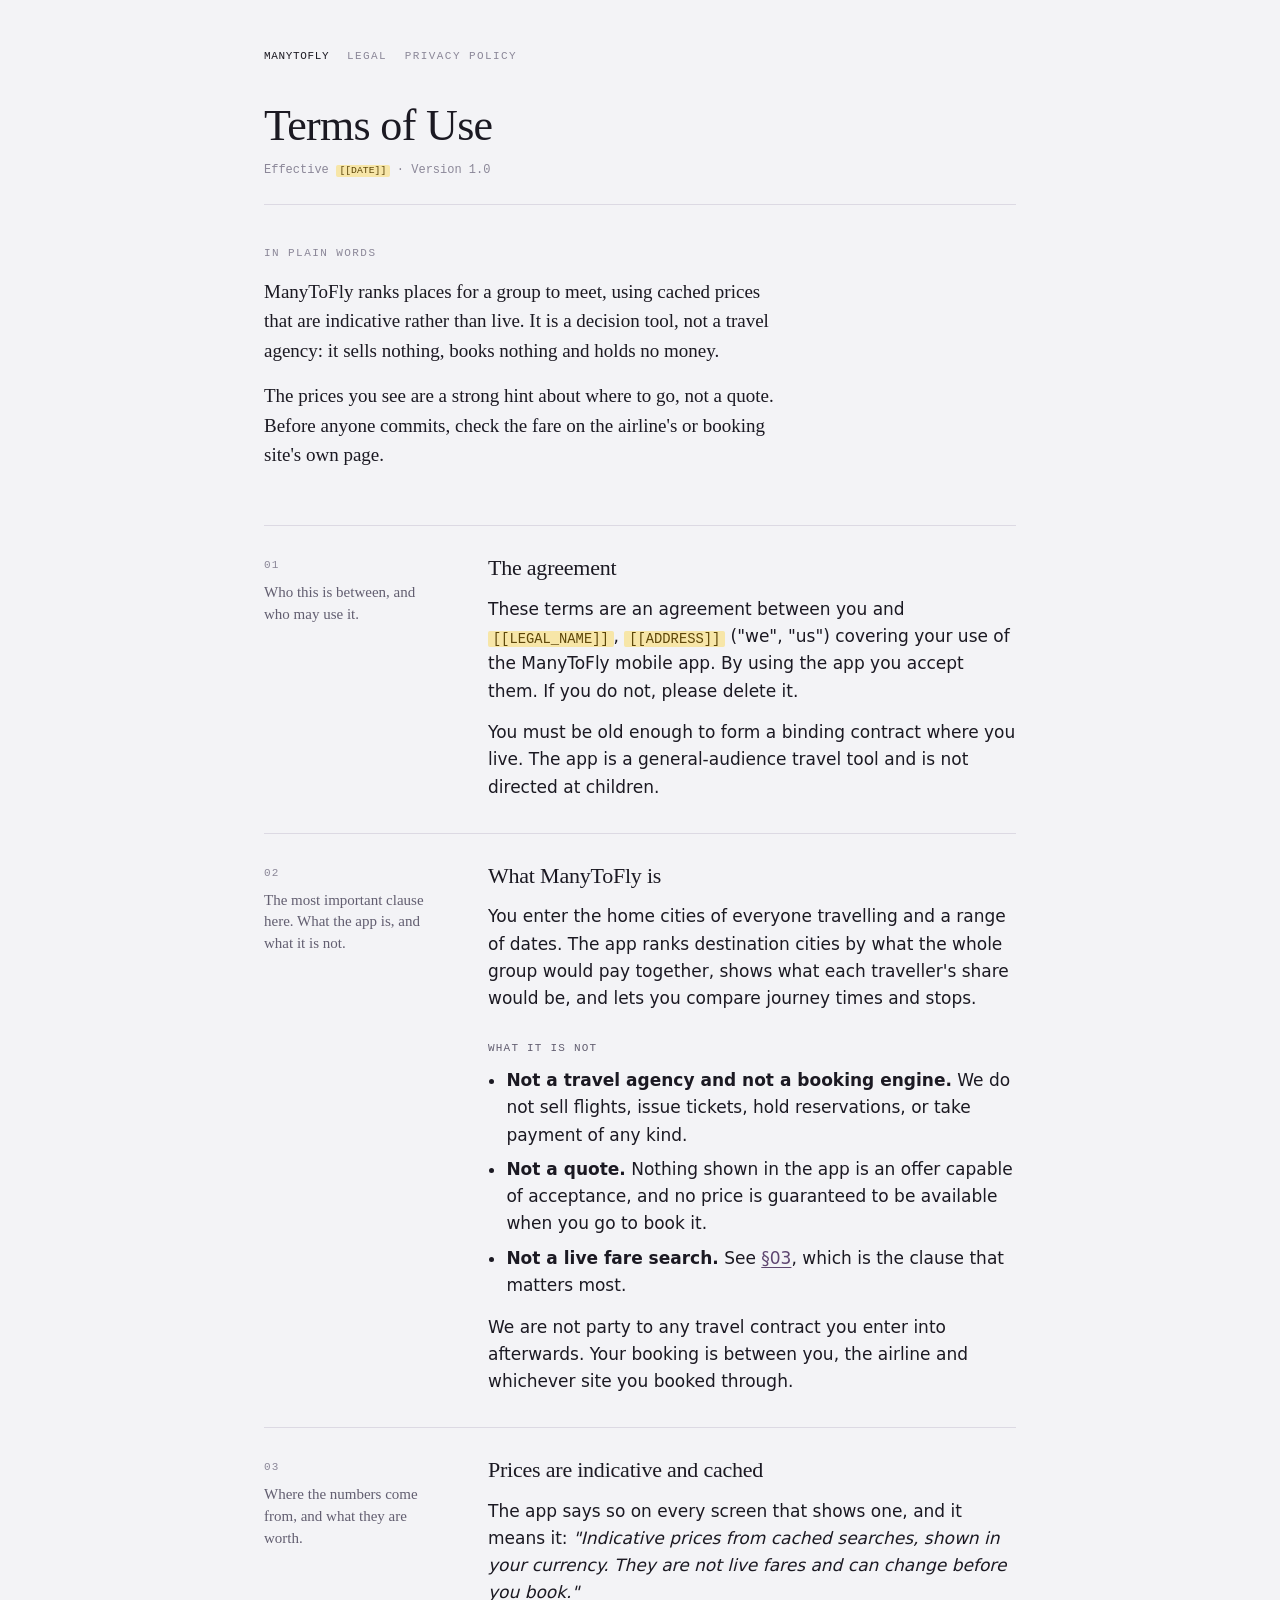
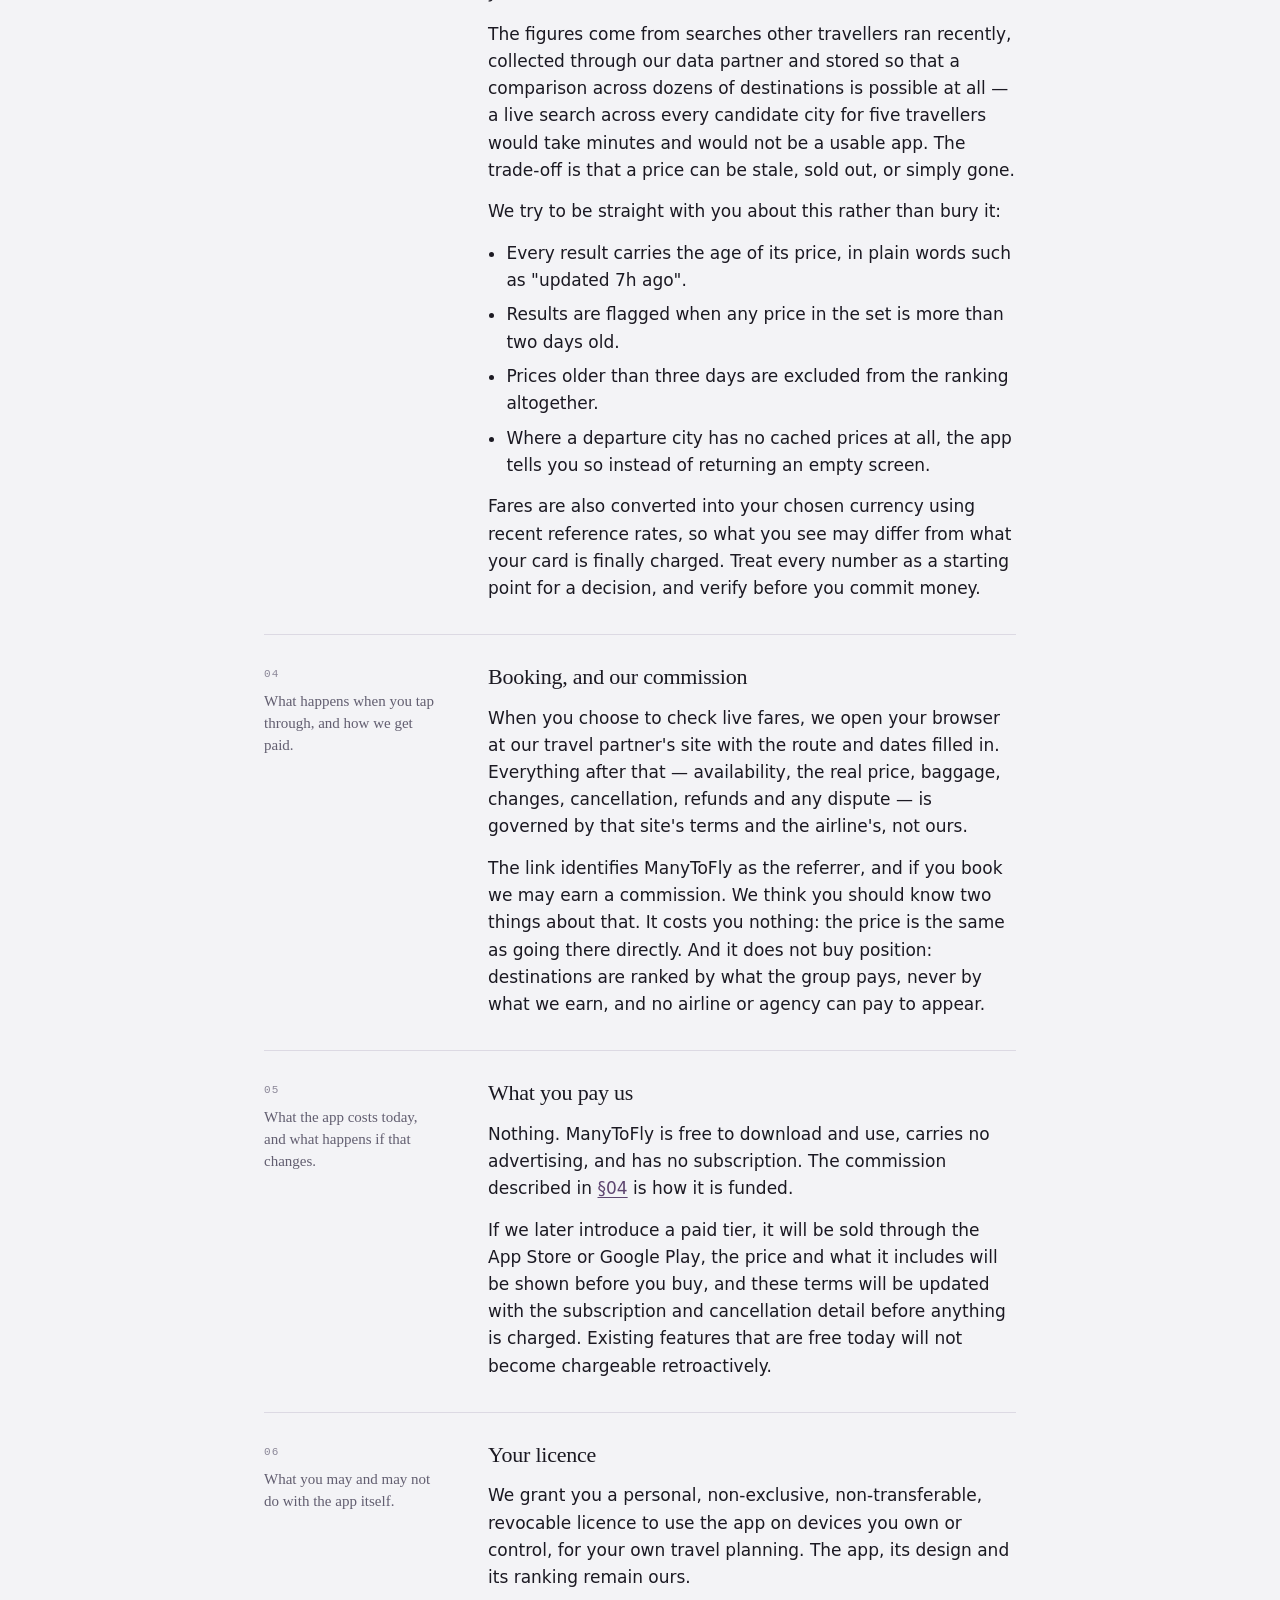
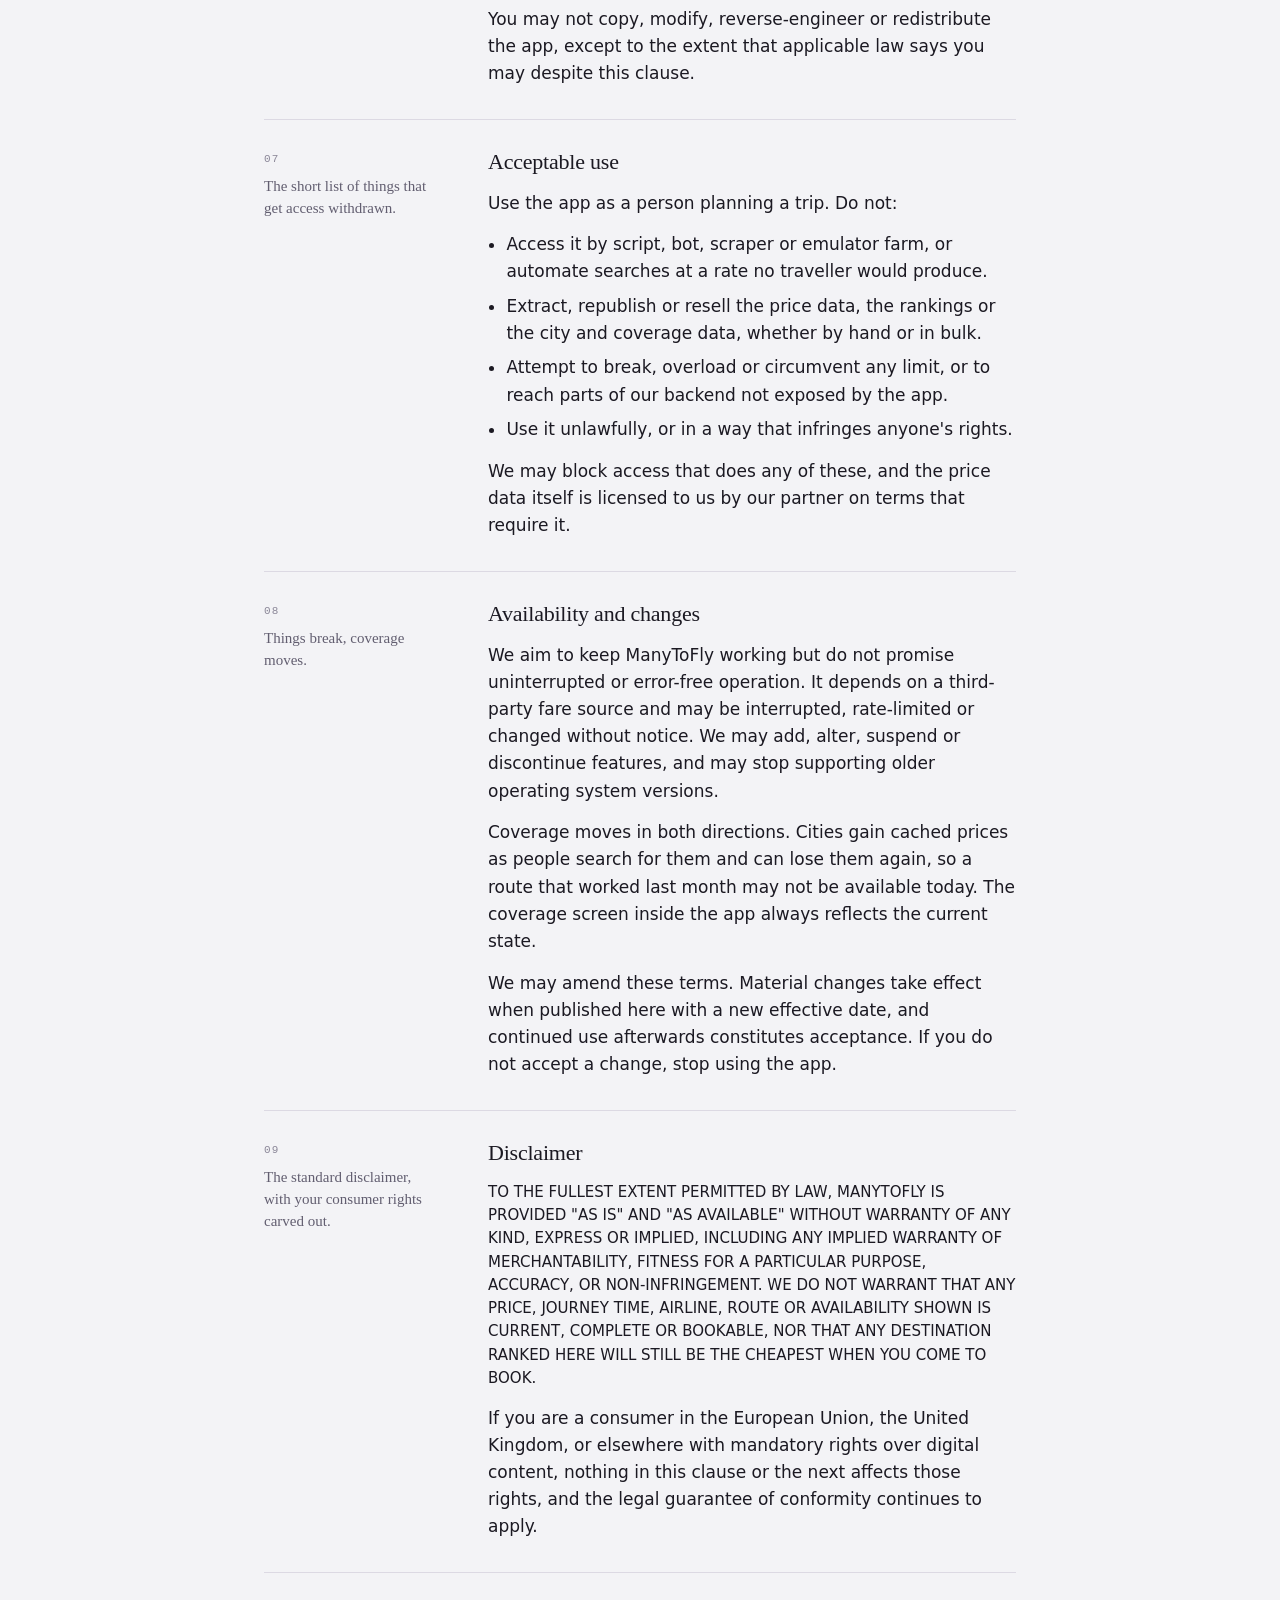
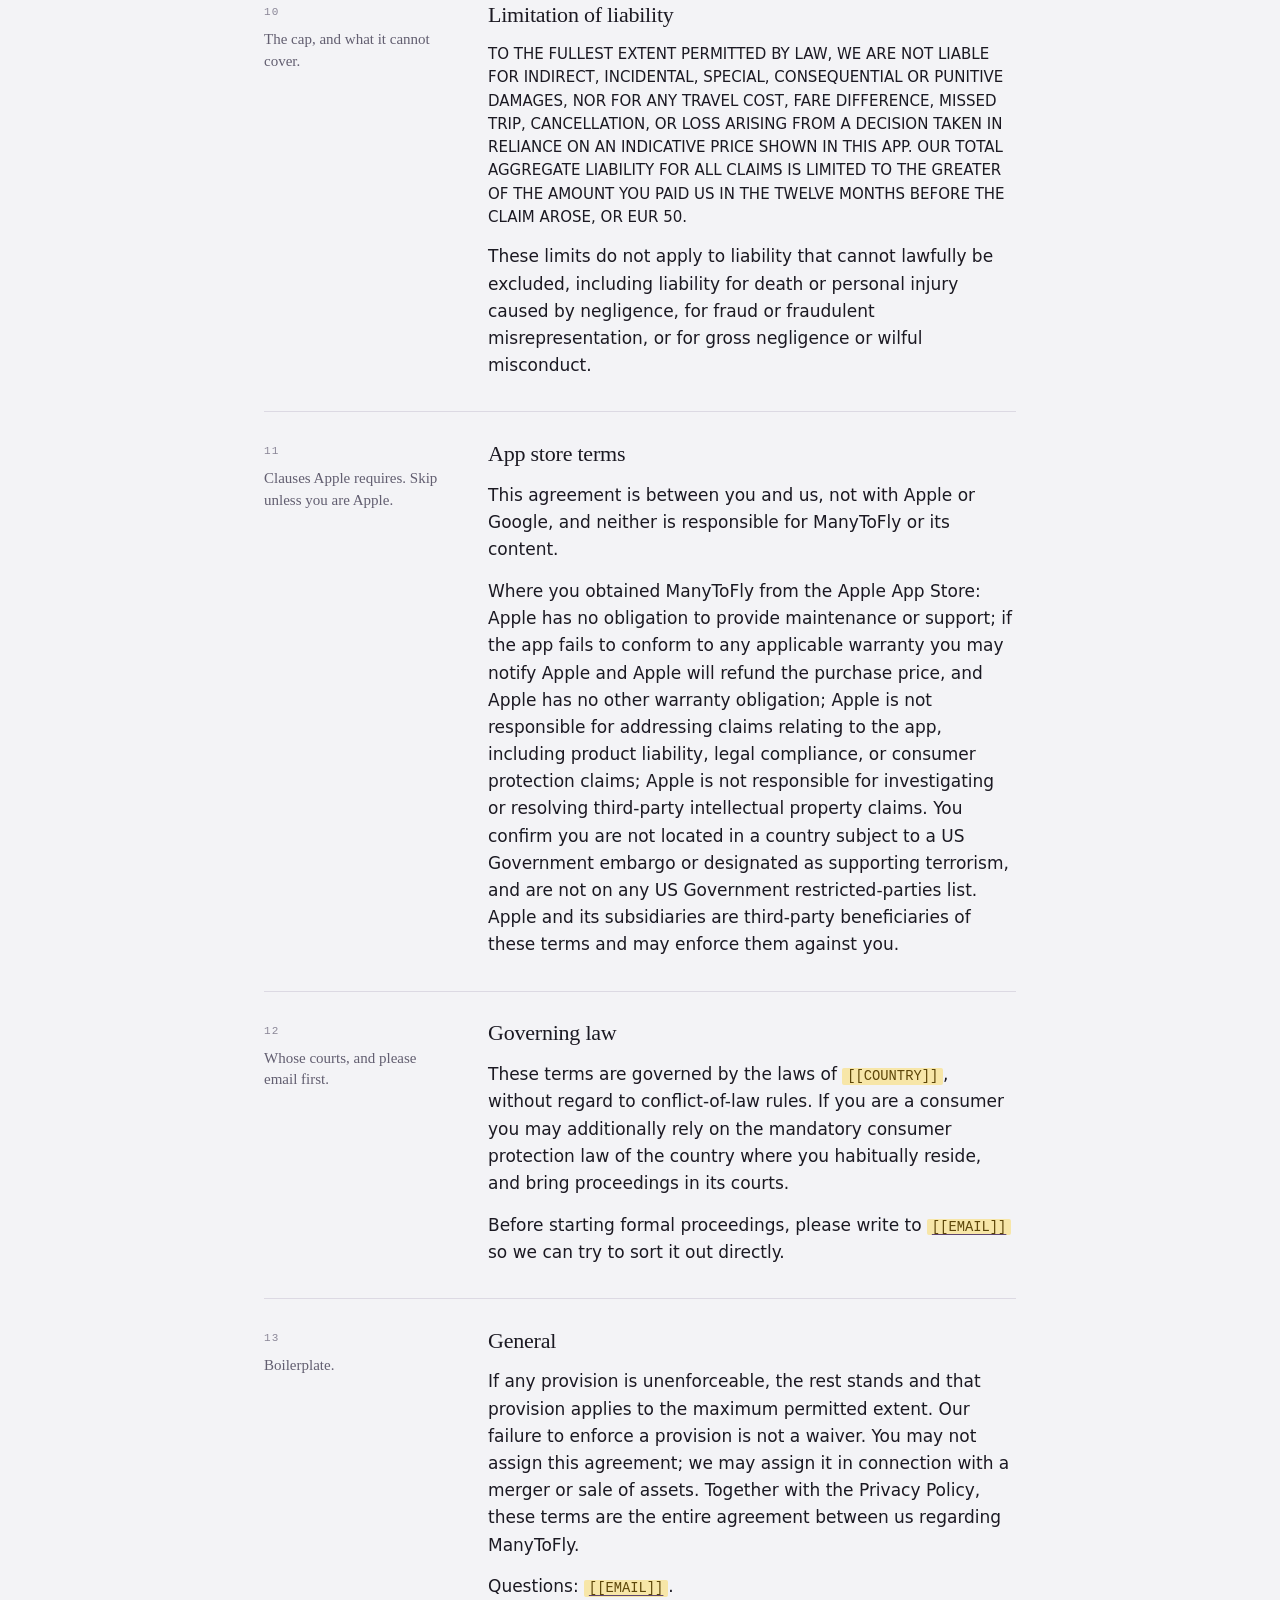
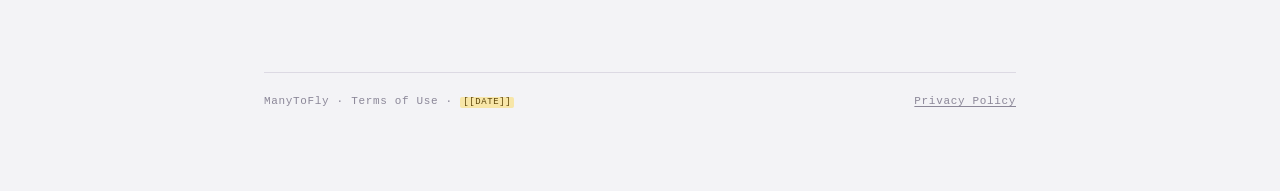
<file: manytofly/terms.html>
<!DOCTYPE html>
<html lang="en">
<head>
<meta charset="utf-8">
<meta name="viewport" content="width=device-width, initial-scale=1">
<title>Terms of Use — ManyToFly</title>
<meta name="description" content="What ManyToFly is, what its prices mean, and what happens when you book.">
<link rel="stylesheet" href="../style.css">
</head>
<body>
<main class="page">

  <nav class="crumbs">
    <span class="mark">ManyToFly</span>
    <a href="index.html">Legal</a>
    <a href="privacy.html">Privacy Policy</a>
  </nav>

  <header class="masthead">
    <h1>Terms of Use</h1>
    <p class="dateline">Effective <span class="fill">[[DATE]]</span> · Version 1.0</p>
  </header>

  <div class="opening">
    <span class="kicker">In plain words</span>
    <p>ManyToFly ranks places for a group to meet, using cached prices that are indicative rather than live. It is a decision tool, not a travel agency: it sells nothing, books nothing and holds no money.</p>
    <p>The prices you see are a strong hint about where to go, not a quote. Before anyone commits, check the fare on the airline's or booking site's own page.</p>
  </div>

  <section class="clause" id="agreement">
    <p class="gloss"><span class="n"><a href="#agreement">01</a></span>Who this is between, and who may use it.</p>
    <div class="text">
      <h2>The agreement</h2>
      <p>These terms are an agreement between you and <span class="fill">[[LEGAL_NAME]]</span>, <span class="fill">[[ADDRESS]]</span> ("we", "us") covering your use of the ManyToFly mobile app. By using the app you accept them. If you do not, please delete it.</p>
      <p>You must be old enough to form a binding contract where you live. The app is a general-audience travel tool and is not directed at children.</p>
    </div>
  </section>

  <section class="clause" id="what">
    <p class="gloss"><span class="n"><a href="#what">02</a></span>The most important clause here. What the app is, and what it is not.</p>
    <div class="text">
      <h2>What ManyToFly is</h2>
      <p>You enter the home cities of everyone travelling and a range of dates. The app ranks destination cities by what the whole group would pay together, shows what each traveller's share would be, and lets you compare journey times and stops.</p>
      <h3>What it is not</h3>
      <ul>
        <li><strong>Not a travel agency and not a booking engine.</strong> We do not sell flights, issue tickets, hold reservations, or take payment of any kind.</li>
        <li><strong>Not a quote.</strong> Nothing shown in the app is an offer capable of acceptance, and no price is guaranteed to be available when you go to book it.</li>
        <li><strong>Not a live fare search.</strong> See <a href="#prices">§03</a>, which is the clause that matters most.</li>
      </ul>
      <p>We are not party to any travel contract you enter into afterwards. Your booking is between you, the airline and whichever site you booked through.</p>
    </div>
  </section>

  <section class="clause" id="prices">
    <p class="gloss"><span class="n"><a href="#prices">03</a></span>Where the numbers come from, and what they are worth.</p>
    <div class="text">
      <h2>Prices are indicative and cached</h2>
      <p>The app says so on every screen that shows one, and it means it: <em>"Indicative prices from cached searches, shown in your currency. They are not live fares and can change before you book."</em></p>
      <p>The figures come from searches other travellers ran recently, collected through our data partner and stored so that a comparison across dozens of destinations is possible at all — a live search across every candidate city for five travellers would take minutes and would not be a usable app. The trade-off is that a price can be stale, sold out, or simply gone.</p>
      <p>We try to be straight with you about this rather than bury it:</p>
      <ul>
        <li>Every result carries the age of its price, in plain words such as "updated 7h ago".</li>
        <li>Results are flagged when any price in the set is more than two days old.</li>
        <li>Prices older than three days are excluded from the ranking altogether.</li>
        <li>Where a departure city has no cached prices at all, the app tells you so instead of returning an empty screen.</li>
      </ul>
      <p>Fares are also converted into your chosen currency using recent reference rates, so what you see may differ from what your card is finally charged. Treat every number as a starting point for a decision, and verify before you commit money.</p>
    </div>
  </section>

  <section class="clause" id="booking">
    <p class="gloss"><span class="n"><a href="#booking">04</a></span>What happens when you tap through, and how we get paid.</p>
    <div class="text">
      <h2>Booking, and our commission</h2>
      <p>When you choose to check live fares, we open your browser at our travel partner's site with the route and dates filled in. Everything after that — availability, the real price, baggage, changes, cancellation, refunds and any dispute — is governed by that site's terms and the airline's, not ours.</p>
      <p>The link identifies ManyToFly as the referrer, and if you book we may earn a commission. We think you should know two things about that. It costs you nothing: the price is the same as going there directly. And it does not buy position: destinations are ranked by what the group pays, never by what we earn, and no airline or agency can pay to appear.</p>
    </div>
  </section>

  <section class="clause" id="price">
    <p class="gloss"><span class="n"><a href="#price">05</a></span>What the app costs today, and what happens if that changes.</p>
    <div class="text">
      <h2>What you pay us</h2>
      <p>Nothing. ManyToFly is free to download and use, carries no advertising, and has no subscription. The commission described in <a href="#booking">§04</a> is how it is funded.</p>
      <p>If we later introduce a paid tier, it will be sold through the App Store or Google Play, the price and what it includes will be shown before you buy, and these terms will be updated with the subscription and cancellation detail before anything is charged. Existing features that are free today will not become chargeable retroactively.</p>
    </div>
  </section>

  <section class="clause" id="licence">
    <p class="gloss"><span class="n"><a href="#licence">06</a></span>What you may and may not do with the app itself.</p>
    <div class="text">
      <h2>Your licence</h2>
      <p>We grant you a personal, non-exclusive, non-transferable, revocable licence to use the app on devices you own or control, for your own travel planning. The app, its design and its ranking remain ours.</p>
      <p>You may not copy, modify, reverse-engineer or redistribute the app, except to the extent that applicable law says you may despite this clause.</p>
    </div>
  </section>

  <section class="clause" id="conduct">
    <p class="gloss"><span class="n"><a href="#conduct">07</a></span>The short list of things that get access withdrawn.</p>
    <div class="text">
      <h2>Acceptable use</h2>
      <p>Use the app as a person planning a trip. Do not:</p>
      <ul>
        <li>Access it by script, bot, scraper or emulator farm, or automate searches at a rate no traveller would produce.</li>
        <li>Extract, republish or resell the price data, the rankings or the city and coverage data, whether by hand or in bulk.</li>
        <li>Attempt to break, overload or circumvent any limit, or to reach parts of our backend not exposed by the app.</li>
        <li>Use it unlawfully, or in a way that infringes anyone's rights.</li>
      </ul>
      <p>We may block access that does any of these, and the price data itself is licensed to us by our partner on terms that require it.</p>
    </div>
  </section>

  <section class="clause" id="availability">
    <p class="gloss"><span class="n"><a href="#availability">08</a></span>Things break, coverage moves.</p>
    <div class="text">
      <h2>Availability and changes</h2>
      <p>We aim to keep ManyToFly working but do not promise uninterrupted or error-free operation. It depends on a third-party fare source and may be interrupted, rate-limited or changed without notice. We may add, alter, suspend or discontinue features, and may stop supporting older operating system versions.</p>
      <p>Coverage moves in both directions. Cities gain cached prices as people search for them and can lose them again, so a route that worked last month may not be available today. The coverage screen inside the app always reflects the current state.</p>
      <p>We may amend these terms. Material changes take effect when published here with a new effective date, and continued use afterwards constitutes acceptance. If you do not accept a change, stop using the app.</p>
    </div>
  </section>

  <section class="clause" id="warranty">
    <p class="gloss"><span class="n"><a href="#warranty">09</a></span>The standard disclaimer, with your consumer rights carved out.</p>
    <div class="text">
      <h2>Disclaimer</h2>
      <p class="allcaps">TO THE FULLEST EXTENT PERMITTED BY LAW, MANYTOFLY IS PROVIDED "AS IS" AND "AS AVAILABLE" WITHOUT WARRANTY OF ANY KIND, EXPRESS OR IMPLIED, INCLUDING ANY IMPLIED WARRANTY OF MERCHANTABILITY, FITNESS FOR A PARTICULAR PURPOSE, ACCURACY, OR NON-INFRINGEMENT. WE DO NOT WARRANT THAT ANY PRICE, JOURNEY TIME, AIRLINE, ROUTE OR AVAILABILITY SHOWN IS CURRENT, COMPLETE OR BOOKABLE, NOR THAT ANY DESTINATION RANKED HERE WILL STILL BE THE CHEAPEST WHEN YOU COME TO BOOK.</p>
      <p>If you are a consumer in the European Union, the United Kingdom, or elsewhere with mandatory rights over digital content, nothing in this clause or the next affects those rights, and the legal guarantee of conformity continues to apply.</p>
    </div>
  </section>

  <section class="clause" id="liability">
    <p class="gloss"><span class="n"><a href="#liability">10</a></span>The cap, and what it cannot cover.</p>
    <div class="text">
      <h2>Limitation of liability</h2>
      <p class="allcaps">TO THE FULLEST EXTENT PERMITTED BY LAW, WE ARE NOT LIABLE FOR INDIRECT, INCIDENTAL, SPECIAL, CONSEQUENTIAL OR PUNITIVE DAMAGES, NOR FOR ANY TRAVEL COST, FARE DIFFERENCE, MISSED TRIP, CANCELLATION, OR LOSS ARISING FROM A DECISION TAKEN IN RELIANCE ON AN INDICATIVE PRICE SHOWN IN THIS APP. OUR TOTAL AGGREGATE LIABILITY FOR ALL CLAIMS IS LIMITED TO THE GREATER OF THE AMOUNT YOU PAID US IN THE TWELVE MONTHS BEFORE THE CLAIM AROSE, OR EUR 50.</p>
      <p>These limits do not apply to liability that cannot lawfully be excluded, including liability for death or personal injury caused by negligence, for fraud or fraudulent misrepresentation, or for gross negligence or wilful misconduct.</p>
    </div>
  </section>

  <section class="clause" id="stores">
    <p class="gloss"><span class="n"><a href="#stores">11</a></span>Clauses Apple requires. Skip unless you are Apple.</p>
    <div class="text">
      <h2>App store terms</h2>
      <p>This agreement is between you and us, not with Apple or Google, and neither is responsible for ManyToFly or its content.</p>
      <p>Where you obtained ManyToFly from the Apple App Store: Apple has no obligation to provide maintenance or support; if the app fails to conform to any applicable warranty you may notify Apple and Apple will refund the purchase price, and Apple has no other warranty obligation; Apple is not responsible for addressing claims relating to the app, including product liability, legal compliance, or consumer protection claims; Apple is not responsible for investigating or resolving third-party intellectual property claims. You confirm you are not located in a country subject to a US Government embargo or designated as supporting terrorism, and are not on any US Government restricted-parties list. Apple and its subsidiaries are third-party beneficiaries of these terms and may enforce them against you.</p>
    </div>
  </section>

  <section class="clause" id="law">
    <p class="gloss"><span class="n"><a href="#law">12</a></span>Whose courts, and please email first.</p>
    <div class="text">
      <h2>Governing law</h2>
      <p>These terms are governed by the laws of <span class="fill">[[COUNTRY]]</span>, without regard to conflict-of-law rules. If you are a consumer you may additionally rely on the mandatory consumer protection law of the country where you habitually reside, and bring proceedings in its courts.</p>
      <p>Before starting formal proceedings, please write to <a href="mailto:[[EMAIL]]"><span class="fill">[[EMAIL]]</span></a> so we can try to sort it out directly.</p>
    </div>
  </section>

  <section class="clause" id="general">
    <p class="gloss"><span class="n"><a href="#general">13</a></span>Boilerplate.</p>
    <div class="text">
      <h2>General</h2>
      <p>If any provision is unenforceable, the rest stands and that provision applies to the maximum permitted extent. Our failure to enforce a provision is not a waiver. You may not assign this agreement; we may assign it in connection with a merger or sale of assets. Together with the Privacy Policy, these terms are the entire agreement between us regarding ManyToFly.</p>
      <p>Questions: <a href="mailto:[[EMAIL]]"><span class="fill">[[EMAIL]]</span></a>.</p>
    </div>
  </section>

  <footer class="foot">
    <span>ManyToFly · Terms of Use · <span class="fill">[[DATE]]</span></span>
    <span><a href="privacy.html">Privacy Policy</a></span>
  </footer>

</main>
</body>
</html>
</file>
<file: style.css>
/* ─────────────────────────────────────────────────────────────────
   TalkPat legal pages
   Structure: each clause pairs a formal statement (main column)
   with a one-line plain-language gloss (margin) — the app's own
   micro-reflection device, applied to a contract.
   ───────────────────────────────────────────────────────────────── */

:root {
  --paper:   #f3f3f6;
  --card:    #fafafc;
  --ink:     #1b1922;
  --muted:   #625e70;
  --faint:   #8b8798;
  --rule:    #dcd9e3;
  --accent:  #5e4670;
  --gloss-bg:#eceaf2;
  --flag:    #f7e6a8;
  --flag-ink:#5c4508;

  --display: "Charter", "Iowan Old Style", "Palatino Linotype", Palatino, Georgia, serif;
  --body:    system-ui, -apple-system, "Segoe UI", Roboto, "Helvetica Neue", Arial, sans-serif;
  --util:    ui-monospace, "SF Mono", "Cascadia Mono", "Roboto Mono", Menlo, Consolas, monospace;

  --measure: 33rem;
  --gloss:   11rem;
}

@media (prefers-color-scheme: dark) {
  :root {
    --paper:   #14131a;
    --card:    #1c1a24;
    --ink:     #e8e6ec;
    --muted:   #a09bad;
    --faint:   #7d788a;
    --rule:    #2e2b38;
    --accent:  #bda3d4;
    --gloss-bg:#1f1c28;
    --flag:    #43380f;
    --flag-ink:#f2dd93;
  }
}

*, *::before, *::after { box-sizing: border-box; }
html { -webkit-text-size-adjust: 100%; scroll-behavior: smooth; }
@media (prefers-reduced-motion: reduce) { html { scroll-behavior: auto; } }

body {
  margin: 0;
  background: var(--paper);
  color: var(--ink);
  font-family: var(--body);
  font-size: 1.0625rem;
  line-height: 1.6;
  -webkit-font-smoothing: antialiased;
}

.page {
  max-width: calc(var(--measure) + var(--gloss) + 6rem);
  margin: 0 auto;
  padding: 3rem 1.5rem 5rem;
}

/* ── masthead ───────────────────────────────────────────────── */
.crumbs {
  font-family: var(--util);
  font-size: 0.6875rem;
  letter-spacing: 0.13em;
  text-transform: uppercase;
  color: var(--faint);
  margin: 0 0 2.25rem;
  display: flex;
  flex-wrap: wrap;
  gap: 0.35rem 1.1rem;
  align-items: baseline;
}
.crumbs .mark { color: var(--ink); letter-spacing: 0.06em; }
.crumbs a { color: var(--faint); text-decoration: none; }
.crumbs a:hover { color: var(--accent); }

.masthead { border-bottom: 1px solid var(--rule); padding-bottom: 1.5rem; margin-bottom: 2.5rem; }

h1 {
  font-family: var(--display);
  font-weight: 400;
  font-size: clamp(2rem, 6vw, 2.75rem);
  line-height: 1.1;
  letter-spacing: -0.015em;
  margin: 0 0 0.7rem;
  max-width: 24ch;
}

.dateline { font-family: var(--util); font-size: 0.75rem; color: var(--faint); margin: 0; }

/* ── opening summary ────────────────────────────────────────── */
.opening {
  max-width: var(--measure);
  margin: 0 0 3.5rem;
  font-family: var(--display);
  font-size: 1.1875rem;
  line-height: 1.55;
}
.opening p { margin: 0 0 1rem; }
.opening p:last-child { margin-bottom: 0; }
.opening .kicker {
  display: block;
  font-family: var(--util);
  font-size: 0.6875rem;
  letter-spacing: 0.13em;
  text-transform: uppercase;
  color: var(--faint);
  margin-bottom: 0.9rem;
}

/* ── clauses ────────────────────────────────────────────────── */
.clause {
  display: grid;
  grid-template-columns: var(--gloss) minmax(0, 1fr);
  column-gap: 3rem;
  padding: 2rem 0;
  border-top: 1px solid var(--rule);
  scroll-margin-top: 1.5rem;
}

.clause .gloss {
  font-family: var(--display);
  font-size: 0.9375rem;
  line-height: 1.45;
  color: var(--muted);
  margin: 0;
  align-self: start;
}
.clause .gloss .n {
  display: block;
  font-family: var(--util);
  font-size: 0.6875rem;
  letter-spacing: 0.1em;
  color: var(--faint);
  margin-bottom: 0.5rem;
}
.clause .gloss .n a { color: inherit; text-decoration: none; }
.clause .gloss .n a:hover { color: var(--accent); }

.clause .text { max-width: var(--measure); }

.clause h2 {
  font-family: var(--display);
  font-weight: 400;
  font-size: 1.375rem;
  line-height: 1.2;
  letter-spacing: -0.01em;
  margin: -0.2rem 0 0.9rem;
}

.clause h3 {
  font-family: var(--util);
  font-weight: 500;
  font-size: 0.6875rem;
  letter-spacing: 0.11em;
  text-transform: uppercase;
  color: var(--muted);
  margin: 1.75rem 0 0.6rem;
}

p { margin: 0 0 0.9rem; }
p:last-child { margin-bottom: 0; }
ul { margin: 0 0 0.9rem; padding-left: 1.15rem; }
li { margin-bottom: 0.45rem; }
li:last-child { margin-bottom: 0; }

a { color: var(--accent); text-decoration: underline; text-underline-offset: 0.15em; text-decoration-thickness: 1px; }
strong { font-weight: 600; }
em { font-style: italic; }

/* ── emphasis block: safety, emergencies ────────────────────── */
.notice {
  background: var(--card);
  border: 1px solid var(--rule);
  border-left: 3px solid var(--accent);
  padding: 1.1rem 1.25rem;
  margin: 1.25rem 0;
}
.notice p { margin-bottom: 0.7rem; }
.notice p:last-child { margin-bottom: 0; }

/* ── data table ─────────────────────────────────────────────── */
.data { width: 100%; border-collapse: collapse; font-size: 0.9375rem; margin: 0.4rem 0 1.1rem; }
.data th, .data td {
  text-align: left;
  vertical-align: top;
  padding: 0.65rem 1rem 0.65rem 0;
  border-bottom: 1px solid var(--rule);
}
.data th {
  font-family: var(--util);
  font-weight: 500;
  font-size: 0.625rem;
  letter-spacing: 0.11em;
  text-transform: uppercase;
  color: var(--muted);
  border-bottom-color: var(--ink);
}
.data td:first-child { padding-right: 1.25rem; }

/* ── placeholder flag ───────────────────────────────────────── */
.fill {
  background: var(--flag);
  color: var(--flag-ink);
  font-family: var(--util);
  font-size: 0.8125em;
  padding: 0.05em 0.35em;
  border-radius: 2px;
}

.allcaps { font-size: 0.9375rem; line-height: 1.55; }

/* ── footer ─────────────────────────────────────────────────── */
.foot {
  border-top: 1px solid var(--rule);
  margin-top: 2.5rem;
  padding-top: 1.25rem;
  font-family: var(--util);
  font-size: 0.6875rem;
  letter-spacing: 0.06em;
  color: var(--faint);
  display: flex;
  flex-wrap: wrap;
  gap: 0.5rem 1.5rem;
  justify-content: space-between;
}
.foot a { color: var(--faint); }

/* ── index ──────────────────────────────────────────────────── */
.docs { list-style: none; padding: 0; margin: 3rem 0 0; max-width: var(--measure); }
.docs li { border-top: 1px solid var(--rule); }
.docs li:last-child { border-bottom: 1px solid var(--rule); }
.docs a { display: block; padding: 1.5rem 0; text-decoration: none; color: inherit; }
.docs .t { font-family: var(--display); font-size: 1.375rem; display: block; margin-bottom: 0.3rem; }
.docs a:hover .t { color: var(--accent); }
.docs .d { color: var(--muted); font-size: 0.9375rem; }

/* ── narrow: gloss becomes a tinted band above the clause ───── */
@media (max-width: 46rem) {
  .clause { grid-template-columns: 1fr; row-gap: 1.1rem; }
  .clause .gloss {
    background: var(--gloss-bg);
    padding: 0.85rem 1rem;
    border-radius: 3px;
    font-size: 1rem;
  }
  .clause h2 { margin-top: 0; }
}

/* ── print ──────────────────────────────────────────────────── */
@media print {
  :root { --paper:#fff; --card:#fff; --gloss-bg:#fff; --ink:#000; --muted:#333; --faint:#555; --rule:#bbb; --accent:#000; }
  .crumbs, .foot { display: none; }
  .clause { break-inside: avoid; }
  a { text-decoration: none; }
}

:focus-visible { outline: 2px solid var(--accent); outline-offset: 3px; }
</file>
